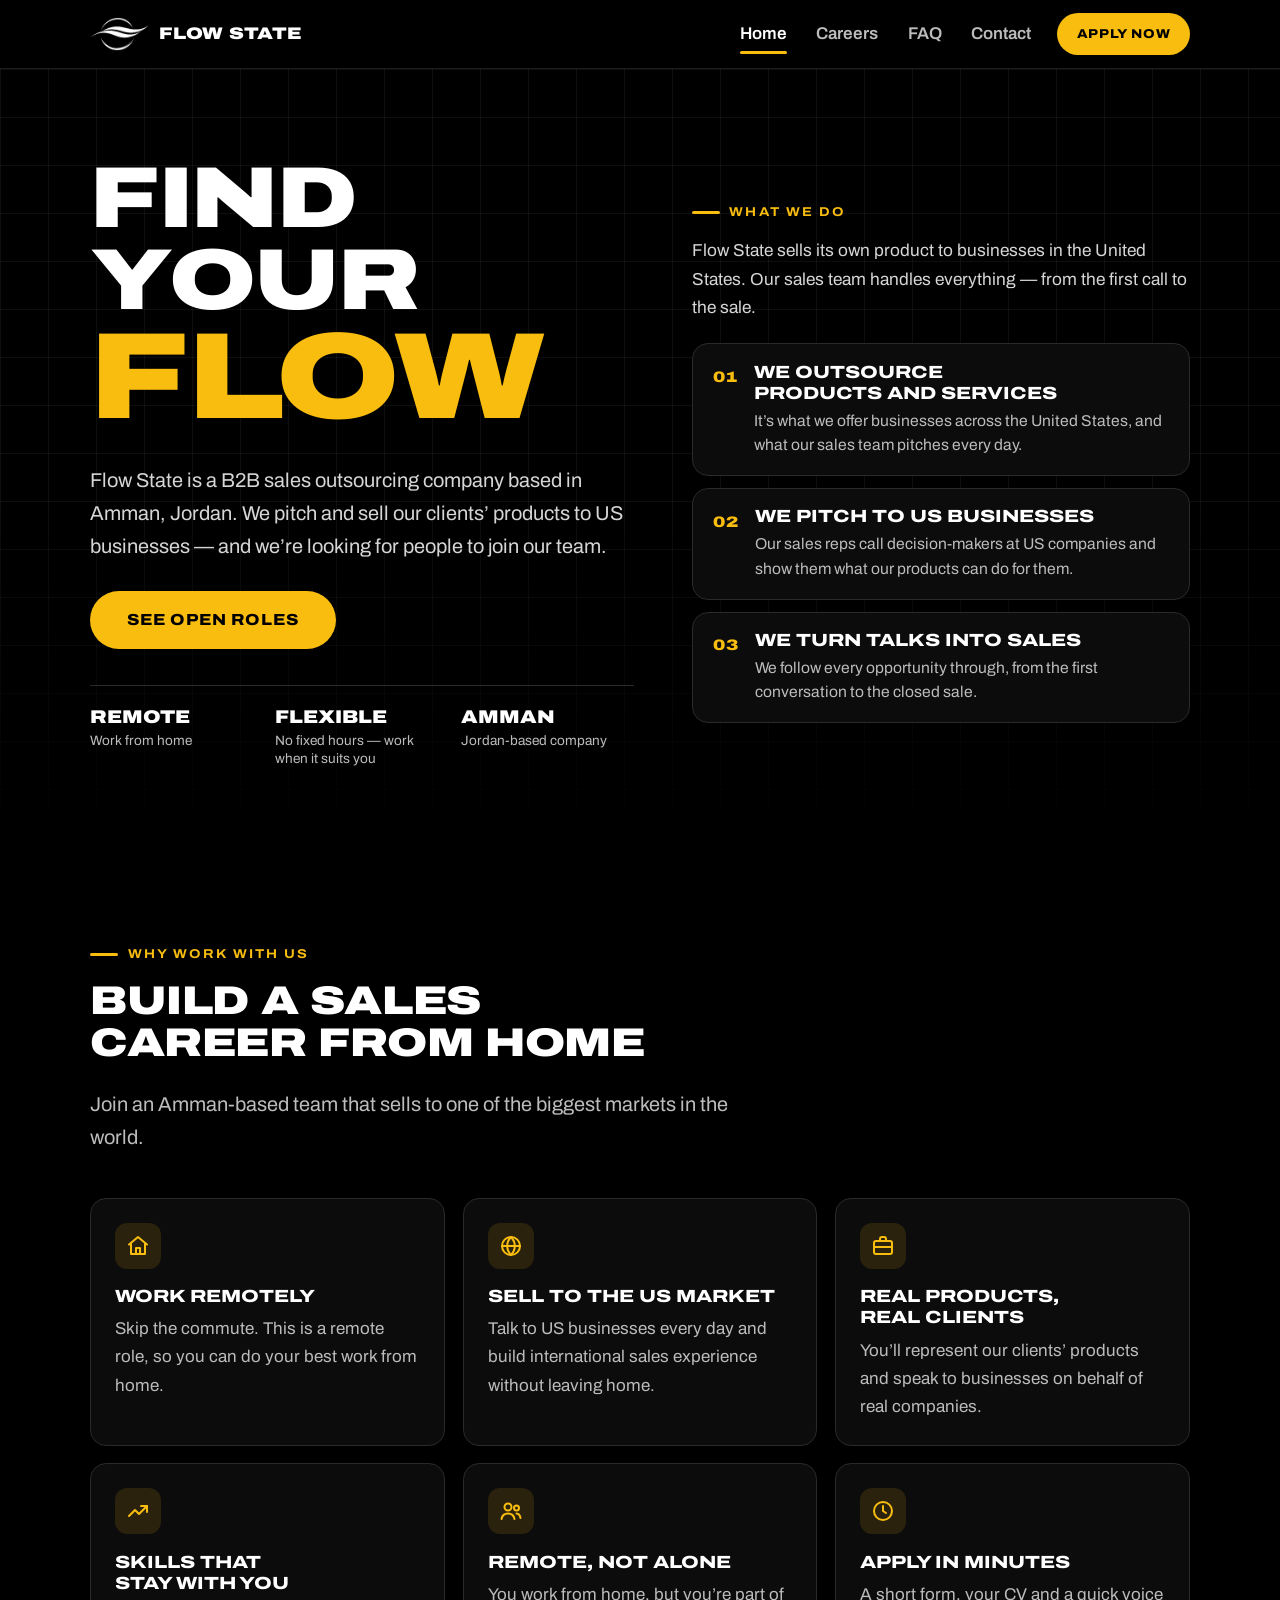
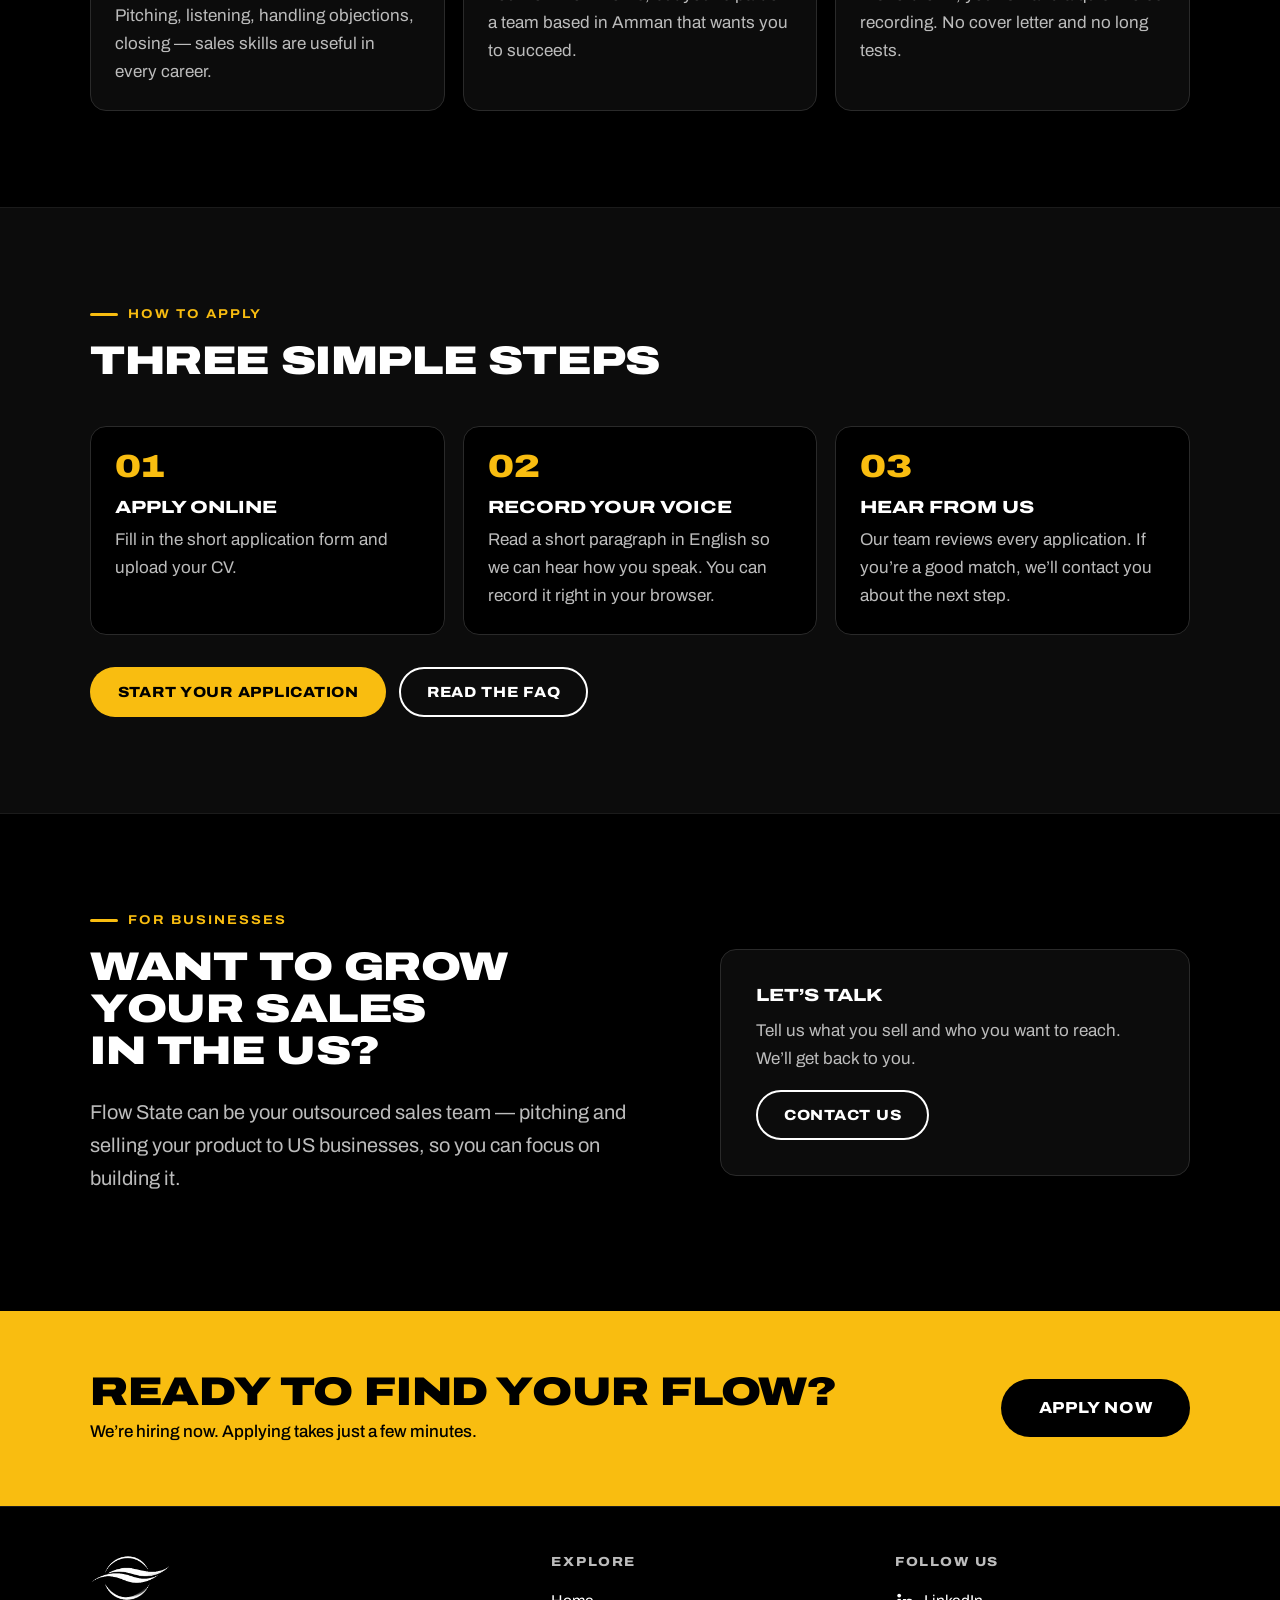
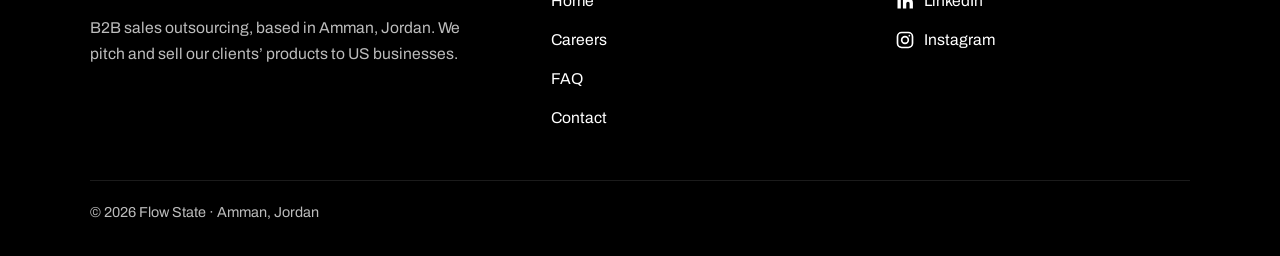
<file: index.html>
<!DOCTYPE html>
<html lang="en">
<head>
  <meta charset="utf-8">
  <meta name="viewport" content="width=device-width, initial-scale=1">

  <!-- PAGE TITLE + DESCRIPTION (shown in Google results and browser tabs) -->
  <title>Flow State — B2B Sales Outsourcing | We’re Hiring</title>
  <meta name="description" content="Flow State is a B2B sales outsourcing company based in Amman, Jordan. We pitch and sell our clients' products to US businesses. We're hiring — see our open roles and apply online.">
  <meta name="theme-color" content="#000000">

  <!-- LINK PREVIEW (what LinkedIn / WhatsApp show when someone shares this page).
       Optional: after the site is live, replace YOUR-SITE-ADDRESS with your real address. See README. -->
  <meta property="og:type" content="website">
  <meta property="og:site_name" content="Flow State">
  <meta property="og:title" content="Flow State — Find your flow. We’re hiring.">
  <meta property="og:description" content="B2B sales outsourcing based in Amman, Jordan. We pitch and sell our clients' products to US businesses. Apply online in minutes.">
  <meta property="og:image" content="https://YOUR-SITE-ADDRESS/assets/img/og-image.jpg">
  <meta name="twitter:card" content="summary_large_image">

  <!-- ICONS -->
  <link rel="icon" type="image/png" href="assets/img/favicon.png">
  <link rel="apple-touch-icon" href="assets/img/apple-touch-icon.png">

  <!-- FONT (free, from Google Fonts) + STYLES -->
  <link rel="preconnect" href="https://fonts.googleapis.com">
  <link rel="preconnect" href="https://fonts.gstatic.com" crossorigin>
  <link href="https://fonts.googleapis.com/css2?family=Archivo:wdth,wght@62..125,100..900&display=swap" rel="stylesheet">
  <link rel="stylesheet" href="assets/css/styles.css">
  <script>
    document.documentElement.classList.add('js');
    /* Older browsers cannot animate between pages by themselves: mark them so the stylesheet fades the page in instead */
    if (!('CSSViewTransitionRule' in window)) { document.documentElement.classList.add('no-vt'); }
  </script>
</head>
<body>
  <a class="skip-link" href="#main">Skip to main content</a>

  <!-- ======================================================================
       HEADER — this block is the same on every page.
       If you change it here, make the same change in the other .html files.
       ====================================================================== -->
  <header class="site-header">
    <div class="container header-inner">
      <!-- LOGO: to use your own file, replace assets/img/logo-mark.png (keep the same name) -->
      <a class="brand" href="index.html">
        <img src="assets/img/logo-mark.png" alt="" width="279" height="160">
        <span class="brand-name">Flow State</span>
      </a>

      <nav id="site-nav" class="site-nav" aria-label="Main menu">
        <ul>
          <li><a href="index.html" aria-current="page">Home</a></li>
          <li><a href="careers.html">Careers</a></li>
          <li><a href="faq.html">FAQ</a></li>
          <li><a href="contact.html">Contact</a></li>
        </ul>
      </nav>

      <div class="header-actions">
        <a class="btn btn-primary btn-small" href="job-remote-sales-rep.html#apply"><span>Apply<span class="hide-narrow"> Now</span></span></a>
        <button class="nav-toggle" type="button" aria-expanded="false" aria-controls="site-nav">
          <span class="nav-toggle-bars" aria-hidden="true"></span>
          <span class="visually-hidden">Menu</span>
        </button>
      </div>
    </div>
  </header>

  <main id="main">

    <!-- ====================== HERO ====================== -->
    <section class="hero bg-grid">
      <div class="container hero-layout">
        <div class="hero-content">
          <h1 class="hero-title">
            <span>Find</span>
            <span>your</span>
            <span class="accent">flow</span>
          </h1>

          <p class="lead">
            Flow State is a B2B sales outsourcing company based in Amman, Jordan.
            We pitch and sell our clients’ products to US businesses — and we’re
            looking for people to join our team.
          </p>

          <div class="btn-row">
            <a class="btn btn-primary btn-large" href="careers.html">See open roles</a>
          </div>

          <ul class="hero-facts">
            <li><strong>Remote</strong><span>Work from home</span></li>
            <li><strong>Flexible</strong><span>No fixed hours — work when it suits you</span></li>
            <li><strong>Amman</strong><span>Jordan-based company</span></li>
          </ul>
        </div>

        <!-- The right-hand side of the top section -->
        <div class="hero-side">

          <!-- ====================== WHAT WE DO ======================
               Sits beside the "Find your flow" text on wide screens,
               and under it on phones. -->
          <section class="hero-about" aria-labelledby="what-we-do">
            <h2 class="eyebrow" id="what-we-do">What we do</h2>
            <p class="lead">
              Flow State sells its own product to businesses in the United States.
              Our sales team handles everything — from the first call to the sale.
            </p>

            <div class="about-cards">
              <div class="card">
                <span class="card-number" aria-hidden="true">01</span>
                <h3>We outsource products and services</h3>
                <p>It’s what we offer businesses across the United States, and what our sales team pitches every day.</p>
              </div>
              <div class="card">
                <span class="card-number" aria-hidden="true">02</span>
                <h3>We pitch to US businesses</h3>
                <p>Our sales reps call decision-makers at US companies and show them what our products can do for them.</p>
              </div>
              <div class="card">
                <span class="card-number" aria-hidden="true">03</span>
                <h3>We turn talks into sales</h3>
                <p>We follow every opportunity through, from the first conversation to the closed sale.</p>
              </div>
            </div>
          </section>

          <!-- ====================== NOW HIRING ======================
               A short summary of the open job. It is ONLY shown on very wide
               screens (big monitors), where it fills the space to the right of
               "What we do". On laptops, tablets and phones it is hidden.
               It repeats facts from job-remote-sales-rep.html, so if one of
               them changes, change it here too. -->
          <section class="hero-role" aria-labelledby="now-hiring">
            <h2 class="eyebrow" id="now-hiring">Now hiring</h2>
            <div class="card role-spotlight">
              <h3>Remote Sales Rep</h3>
              <p class="role-pay">
                <strong>3,000+ JOD</strong>
                <span>a month for top performers</span>
              </p>
              <ul class="check-list">
                <li>Commission plus weekly and monthly bonuses</li>
                <li>No fixed hours — work when it suits you</li>
                <li>Fully remote — apply from anywhere</li>
                <li>Training on the product and our sales process</li>
              </ul>
              <a class="btn btn-primary" href="job-remote-sales-rep.html">
                View role
                <svg viewBox="0 0 24 24" fill="none" stroke="currentColor" stroke-width="2.5" stroke-linecap="round" stroke-linejoin="round" aria-hidden="true" focusable="false"><path d="M5 12h14"/><path d="m13 6 6 6-6 6"/></svg>
              </a>
            </div>
          </section>

        </div>
      </div>
    </section>

    <!-- ====================== WHY WORK WITH US ====================== -->
    <section class="section" aria-labelledby="why-us">
      <div class="container">
        <div class="section-head">
          <p class="eyebrow">Why work with us</p>
          <h2 id="why-us">Build a sales career from home</h2>
          <p class="lead">Join an Amman-based team that sells to one of the biggest markets in the world.</p>
        </div>

        <div class="grid-3">
          <div class="card">
            <span class="card-icon" aria-hidden="true">
              <svg viewBox="0 0 24 24" fill="none" stroke="currentColor" stroke-width="2" stroke-linecap="round" stroke-linejoin="round"><path d="M3 10.5 12 3l9 7.5"/><path d="M5 9.5V20h14V9.5"/><path d="M10 20v-6h4v6"/></svg>
            </span>
            <h3>Work remotely</h3>
            <p>Skip the commute. This is a remote role, so you can do your best work from home.</p>
          </div>
          <div class="card">
            <span class="card-icon" aria-hidden="true">
              <svg viewBox="0 0 24 24" fill="none" stroke="currentColor" stroke-width="2" stroke-linecap="round" stroke-linejoin="round"><circle cx="12" cy="12" r="9"/><path d="M3 12h18"/><path d="M12 3c2.5 2.6 3.8 5.6 3.8 9s-1.3 6.4-3.8 9c-2.5-2.6-3.8-5.6-3.8-9S9.5 5.6 12 3z"/></svg>
            </span>
            <h3>Sell to the US market</h3>
            <p>Talk to US businesses every day and build international sales experience without leaving home.</p>
          </div>
          <div class="card">
            <span class="card-icon" aria-hidden="true">
              <svg viewBox="0 0 24 24" fill="none" stroke="currentColor" stroke-width="2" stroke-linecap="round" stroke-linejoin="round"><rect x="3" y="7" width="18" height="13" rx="2"/><path d="M9 7V5a2 2 0 0 1 2-2h2a2 2 0 0 1 2 2v2"/><path d="M3 13h18"/></svg>
            </span>
            <h3>Real products, real clients</h3>
            <p>You’ll represent our clients’ products and speak to businesses on behalf of real companies.</p>
          </div>
          <div class="card">
            <span class="card-icon" aria-hidden="true">
              <svg viewBox="0 0 24 24" fill="none" stroke="currentColor" stroke-width="2" stroke-linecap="round" stroke-linejoin="round"><path d="m3 17 6-6 4 4 8-8"/><path d="M15 7h6v6"/></svg>
            </span>
            <h3>Skills that stay with you</h3>
            <p>Pitching, listening, handling objections, closing — sales skills are useful in every career.</p>
          </div>
          <div class="card">
            <span class="card-icon" aria-hidden="true">
              <svg viewBox="0 0 24 24" fill="none" stroke="currentColor" stroke-width="2" stroke-linecap="round" stroke-linejoin="round"><circle cx="9" cy="8" r="3.5"/><path d="M2.5 20c.6-3.4 3.2-5.5 6.5-5.5s5.9 2.1 6.5 5.5"/><circle cx="17.5" cy="9" r="2.5"/><path d="M17.5 14.6c2.2.3 3.6 1.9 4 4.4"/></svg>
            </span>
            <h3>Remote, not alone</h3>
            <p>You work from home, but you’re part of a team based in Amman that wants you to succeed.</p>
          </div>
          <div class="card">
            <span class="card-icon" aria-hidden="true">
              <svg viewBox="0 0 24 24" fill="none" stroke="currentColor" stroke-width="2" stroke-linecap="round" stroke-linejoin="round"><circle cx="12" cy="12" r="9"/><path d="M12 7v5l3 2"/></svg>
            </span>
            <h3>Apply in minutes</h3>
            <p>A short form, your CV and a quick voice recording. No cover letter and no long tests.</p>
          </div>
        </div>
      </div>
    </section>

    <!-- ====================== HOW TO APPLY ====================== -->
    <section class="section section-alt" aria-labelledby="how-to-apply">
      <div class="container">
        <div class="section-head">
          <p class="eyebrow">How to apply</p>
          <h2 id="how-to-apply">Three simple steps</h2>
        </div>

        <ol class="steps">
          <li>
            <h3>Apply online</h3>
            <p>Fill in the short application form and upload your CV.</p>
          </li>
          <li>
            <h3>Record your voice</h3>
            <p>Read a short paragraph in English so we can hear how you speak. You can record it right in your browser.</p>
          </li>
          <li>
            <h3>Hear from us</h3>
            <p>Our team reviews every application. If you’re a good match, we’ll contact you about the next step.</p>
          </li>
        </ol>

        <div class="btn-row" style="margin-top: 2rem;">
          <a class="btn btn-primary" href="job-remote-sales-rep.html#apply">Start your application</a>
          <a class="btn btn-ghost" href="faq.html">Read the FAQ</a>
        </div>
      </div>
    </section>

    <!-- ====================== FOR BUSINESSES ====================== -->
    <section class="section" aria-labelledby="for-businesses">
      <div class="container split">
        <div>
          <p class="eyebrow">For businesses</p>
          <h2 id="for-businesses">Want to grow your sales in the US?</h2>
          <p class="lead">
            Flow State can be your outsourced sales team — pitching and selling your
            product to US businesses, so you can focus on building it.
          </p>
        </div>
        <div class="panel">
          <h3>Let’s talk</h3>
          <p class="muted">Tell us what you sell and who you want to reach. We’ll get back to you.</p>
          <a class="btn btn-ghost" href="contact.html">Contact us</a>
        </div>
      </div>
    </section>

    <!-- ====================== FINAL CALL TO ACTION ====================== -->
    <section class="cta-band" aria-labelledby="cta-heading">
      <div class="container">
        <div>
          <h2 id="cta-heading">Ready to find your flow?</h2>
          <p>We’re hiring now. Applying takes just a few minutes.</p>
        </div>
        <a class="btn btn-dark btn-large" href="job-remote-sales-rep.html#apply">Apply Now</a>
      </div>
    </section>

  </main>

  <!-- ======================================================================
       FOOTER — this block is the same on every page.
       If you change a link here, change it in the other .html files too.
       ====================================================================== -->
  <footer class="site-footer">
    <div class="container">
      <div class="footer-grid">
        <div class="footer-brand">
          <img src="assets/img/logo-mark.png" alt="Flow State" width="279" height="160" loading="lazy">
          <p>B2B sales outsourcing, based in Amman, Jordan. We pitch and sell our clients’ products to US businesses.</p>
        </div>

        <nav aria-label="Footer menu">
          <h2>Explore</h2>
          <ul class="footer-links">
            <li><a href="index.html">Home</a></li>
            <li><a href="careers.html">Careers</a></li>
            <li><a href="faq.html">FAQ</a></li>
            <li><a href="contact.html">Contact</a></li>
          </ul>
        </nav>

        <div>
          <h2>Follow us</h2>
          <ul class="footer-links">
            <!-- SOCIAL LINKS: change the addresses inside href="..." -->
            <li>
              <a href="https://www.linkedin.com/company/flow-stateos" target="_blank" rel="noopener noreferrer">
                <svg viewBox="0 0 24 24" fill="currentColor" aria-hidden="true" focusable="false"><circle cx="5" cy="5.5" r="2.25"/><path d="M3 9.5h4V21H3z"/><path d="M9.5 9.5h3.8v1.7c.7-1.2 2.1-2 3.9-2 3.3 0 4.3 2.1 4.3 5.3V21h-4v-5.6c0-1.6-.5-2.6-1.9-2.6-1.5 0-2.1 1.1-2.1 2.7V21h-4z"/></svg>
                LinkedIn<span class="visually-hidden"> (opens in a new tab)</span>
              </a>
            </li>
            <li>
              <a href="https://www.instagram.com/flowstate.jo/" target="_blank" rel="noopener noreferrer">
                <svg viewBox="0 0 24 24" fill="none" stroke="currentColor" stroke-width="2" aria-hidden="true" focusable="false"><rect x="3" y="3" width="18" height="18" rx="5"/><circle cx="12" cy="12" r="4"/><circle cx="17.2" cy="6.8" r="1" fill="currentColor" stroke="none"/></svg>
                Instagram<span class="visually-hidden"> (opens in a new tab)</span>
              </a>
            </li>
          </ul>
        </div>
      </div>

      <div class="footer-bottom">
        <p>© <span data-year>2026</span> Flow State · Amman, Jordan</p>
      </div>
    </div>
  </footer>

  <script src="assets/js/main.js" defer></script>
</body>
</html>
</file>
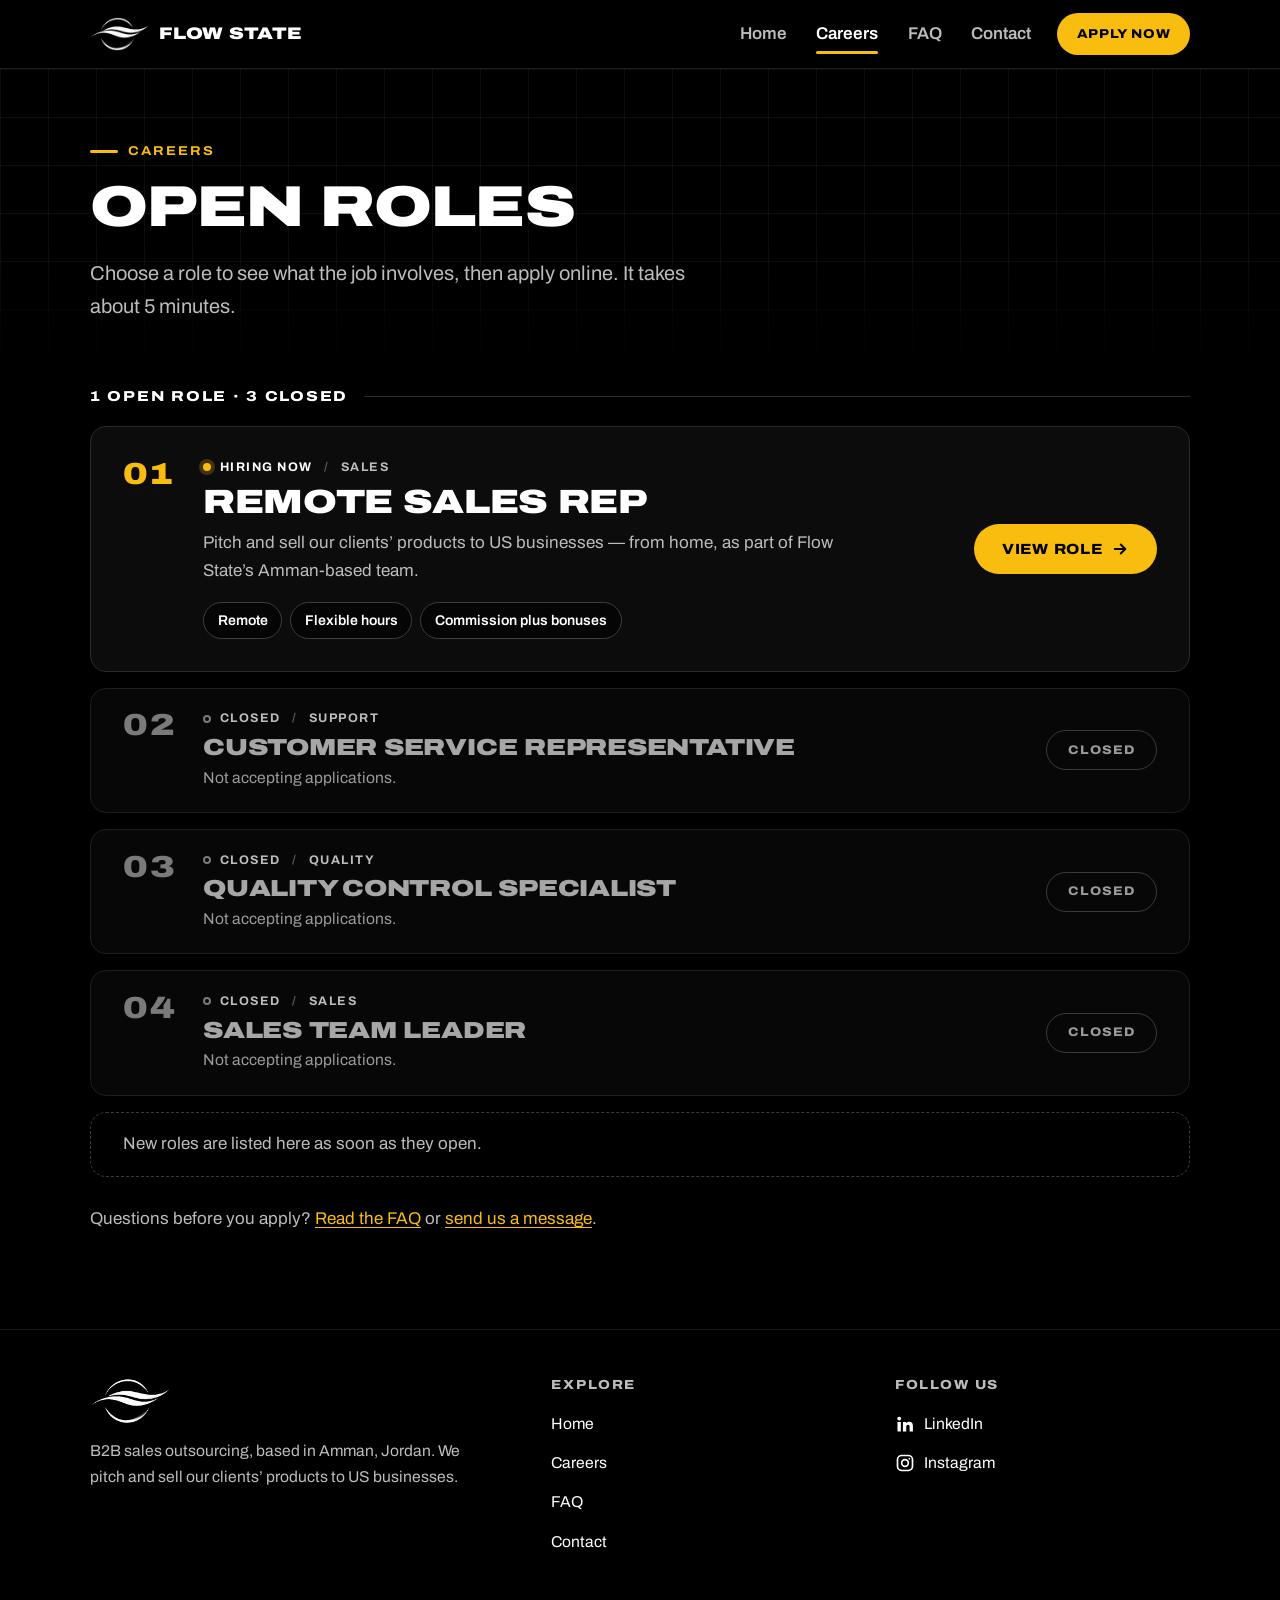
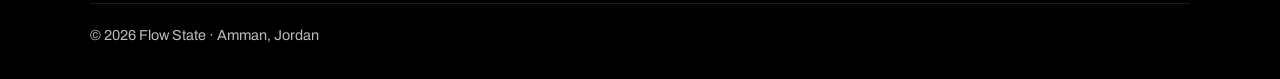
<file: careers.html>
<!DOCTYPE html>
<html lang="en">
<head>
  <meta charset="utf-8">
  <meta name="viewport" content="width=device-width, initial-scale=1">

  <!-- PAGE TITLE + DESCRIPTION (shown in Google results and browser tabs) -->
  <title>Careers — Open Roles | Flow State</title>
  <meta name="description" content="See the roles open at Flow State in Amman, Jordan. Choose a role and apply online in about 5 minutes.">
  <meta name="theme-color" content="#000000">

  <!-- LINK PREVIEW (optional: replace YOUR-SITE-ADDRESS after the site is live — see README) -->
  <meta property="og:type" content="website">
  <meta property="og:site_name" content="Flow State">
  <meta property="og:title" content="Careers at Flow State — open roles">
  <meta property="og:description" content="See our open roles and apply online in about 5 minutes.">
  <meta property="og:image" content="https://YOUR-SITE-ADDRESS/assets/img/og-image.jpg">
  <meta name="twitter:card" content="summary_large_image">

  <!-- ICONS -->
  <link rel="icon" type="image/png" href="assets/img/favicon.png">
  <link rel="apple-touch-icon" href="assets/img/apple-touch-icon.png">

  <!-- FONT (free, from Google Fonts) + STYLES -->
  <link rel="preconnect" href="https://fonts.googleapis.com">
  <link rel="preconnect" href="https://fonts.gstatic.com" crossorigin>
  <link href="https://fonts.googleapis.com/css2?family=Archivo:wdth,wght@62..125,100..900&display=swap" rel="stylesheet">
  <link rel="stylesheet" href="assets/css/styles.css">
  <script>
    document.documentElement.classList.add('js');
    /* Older browsers cannot animate between pages by themselves: mark them so the stylesheet fades the page in instead */
    if (!('CSSViewTransitionRule' in window)) { document.documentElement.classList.add('no-vt'); }
  </script>
</head>
<body>
  <a class="skip-link" href="#main">Skip to main content</a>

  <!-- ======================================================================
       HEADER — this block is the same on every page.
       If you change it here, make the same change in the other .html files.
       ====================================================================== -->
  <header class="site-header">
    <div class="container header-inner">
      <!-- LOGO: to use your own file, replace assets/img/logo-mark.png (keep the same name) -->
      <a class="brand" href="index.html">
        <img src="assets/img/logo-mark.png" alt="" width="279" height="160">
        <span class="brand-name">Flow State</span>
      </a>

      <nav id="site-nav" class="site-nav" aria-label="Main menu">
        <ul>
          <li><a href="index.html">Home</a></li>
          <li><a href="careers.html" aria-current="page">Careers</a></li>
          <li><a href="faq.html">FAQ</a></li>
          <li><a href="contact.html">Contact</a></li>
        </ul>
      </nav>

      <div class="header-actions">
        <a class="btn btn-primary btn-small" href="job-remote-sales-rep.html#apply"><span>Apply<span class="hide-narrow"> Now</span></span></a>
        <button class="nav-toggle" type="button" aria-expanded="false" aria-controls="site-nav">
          <span class="nav-toggle-bars" aria-hidden="true"></span>
          <span class="visually-hidden">Menu</span>
        </button>
      </div>
    </div>
  </header>

  <main id="main">

    <!-- ====================== PAGE TITLE ====================== -->
    <section class="page-hero bg-grid">
      <div class="container">
        <p class="eyebrow">Careers</p>
        <h1>Open roles</h1>
        <p class="lead">
          Choose a role to see what the job involves, then apply online.
          It takes about 5 minutes.
        </p>
      </div>
    </section>

    <!-- ======================================================================
         OPEN ROLES — the list of jobs
         Each job is one block. It starts with  <li class="role-card">  and
         ends with  </li> . The numbers (01, 02…) and the "1 open role · 3 closed"
         line above the list update by themselves.

         - To change what a job's box says: edit the text.
         - To add a job:
             1. In the live-site folder, make a copy of job-remote-sales-rep.html,
                give the copy a new name (for example job-team-lead.html) and
                edit its text.
             2. Below, copy a whole block (from <li class="role-card"> to </li>),
                paste it under the last one and edit the text.
             3. In the pasted block, change the address inside href="..." to the
                new file's name.
           README.md ("Jobs") explains this in more detail.
         - To close a job: delete its whole block here, and its job-....html file.
           Or keep it in the list as a closed role (see CLOSED ROLES further down).

         The facts in a box (Remote, Flexible hours…) repeat what the job's own page
         says, so if one changes, update both.
         ====================================================================== -->
    <section class="section" id="open-roles" aria-labelledby="roles-count" style="padding-top: 1rem;">
      <div class="container">

        <!-- This line counts the jobs below by itself. No need to edit it. -->
        <p class="roles-count" id="roles-count" data-role-count>1 open role · 3 closed</p>

        <ul class="role-list" role="list">

          <!-- ---------------- JOB: Remote Sales Rep ---------------- -->
          <li class="role-card">
            <p class="role-labels"><span class="role-status">Hiring now</span> <span>Sales</span></p>
            <h2 class="role-title"><a class="role-link" href="job-remote-sales-rep.html">Remote Sales Rep</a></h2>
            <p class="role-summary">
              Pitch and sell our clients’ products to US businesses — from home,
              as part of Flow State’s Amman-based team.
            </p>
            <ul class="chips" aria-label="Key facts about the job">
              <li>Remote</li>
              <li>Flexible hours</li>
              <li>Commission plus bonuses</li>
            </ul>
            <!-- The yellow button. The whole box is one link, so this is only for show: change its words if you like. -->
            <span class="btn btn-primary role-cta" aria-hidden="true">
              View role
              <svg viewBox="0 0 24 24" fill="none" stroke="currentColor" stroke-width="2.5" stroke-linecap="round" stroke-linejoin="round" focusable="false"><path d="M5 12h14"/><path d="m13 6 6 6-6 6"/></svg>
            </span>
          </li>

          <!-- ==================================================================
               CLOSED ROLES — shown in the list, but nobody can apply for them.
               A closed role is greyed out, has no page of its own and cannot be
               clicked. What makes it "closed" is the word  is-closed  in its
               first line.

               - To change one: edit the job title, or the small label ("Support").
               - To add one: copy a whole block (from <li class="role-card is-closed">
                 to </li>), paste it under the last one and change the title.
               - To remove one: delete its whole block.
               ================================================================== -->

          <!-- ---------------- CLOSED: Customer Service Representative ---------------- -->
          <li class="role-card is-closed">
            <p class="role-labels"><span class="role-status">Closed</span> <span>Support</span></p>
            <h2 class="role-title">Customer Service Representative</h2>
            <p class="role-summary">Not accepting applications.</p>
            <span class="role-closed-tag" aria-hidden="true">Closed</span>
          </li>

          <!-- ---------------- CLOSED: Quality Control Specialist ---------------- -->
          <li class="role-card is-closed">
            <p class="role-labels"><span class="role-status">Closed</span> <span>Quality</span></p>
            <h2 class="role-title">Quality Control Specialist</h2>
            <p class="role-summary">Not accepting applications.</p>
            <span class="role-closed-tag" aria-hidden="true">Closed</span>
          </li>

          <!-- ---------------- CLOSED: Sales Team Leader ---------------- -->
          <li class="role-card is-closed">
            <p class="role-labels"><span class="role-status">Closed</span> <span>Sales</span></p>
            <h2 class="role-title">Sales Team Leader</h2>
            <p class="role-summary">Not accepting applications.</p>
            <span class="role-closed-tag" aria-hidden="true">Closed</span>
          </li>

        </ul>

        <!-- Shown under the last job. Edit the words, or delete the line. -->
        <p class="role-empty">New roles are listed here as soon as they open.</p>

        <p class="roles-help">
          Questions before you apply? <a href="faq.html">Read the FAQ</a> or
          <a href="contact.html">send us a message</a>.
        </p>

      </div>
    </section>

  </main>

  <!-- ======================================================================
       FOOTER — this block is the same on every page.
       If you change a link here, change it in the other .html files too.
       ====================================================================== -->
  <footer class="site-footer">
    <div class="container">
      <div class="footer-grid">
        <div class="footer-brand">
          <img src="assets/img/logo-mark.png" alt="Flow State" width="279" height="160" loading="lazy">
          <p>B2B sales outsourcing, based in Amman, Jordan. We pitch and sell our clients’ products to US businesses.</p>
        </div>

        <nav aria-label="Footer menu">
          <h2>Explore</h2>
          <ul class="footer-links">
            <li><a href="index.html">Home</a></li>
            <li><a href="careers.html">Careers</a></li>
            <li><a href="faq.html">FAQ</a></li>
            <li><a href="contact.html">Contact</a></li>
          </ul>
        </nav>

        <div>
          <h2>Follow us</h2>
          <ul class="footer-links">
            <!-- SOCIAL LINKS: change the addresses inside href="..." -->
            <li>
              <a href="https://www.linkedin.com/company/flow-stateos" target="_blank" rel="noopener noreferrer">
                <svg viewBox="0 0 24 24" fill="currentColor" aria-hidden="true" focusable="false"><circle cx="5" cy="5.5" r="2.25"/><path d="M3 9.5h4V21H3z"/><path d="M9.5 9.5h3.8v1.7c.7-1.2 2.1-2 3.9-2 3.3 0 4.3 2.1 4.3 5.3V21h-4v-5.6c0-1.6-.5-2.6-1.9-2.6-1.5 0-2.1 1.1-2.1 2.7V21h-4z"/></svg>
                LinkedIn<span class="visually-hidden"> (opens in a new tab)</span>
              </a>
            </li>
            <li>
              <a href="https://www.instagram.com/flowstate.jo/" target="_blank" rel="noopener noreferrer">
                <svg viewBox="0 0 24 24" fill="none" stroke="currentColor" stroke-width="2" aria-hidden="true" focusable="false"><rect x="3" y="3" width="18" height="18" rx="5"/><circle cx="12" cy="12" r="4"/><circle cx="17.2" cy="6.8" r="1" fill="currentColor" stroke="none"/></svg>
                Instagram<span class="visually-hidden"> (opens in a new tab)</span>
              </a>
            </li>
          </ul>
        </div>
      </div>

      <div class="footer-bottom">
        <p>© <span data-year>2026</span> Flow State · Amman, Jordan</p>
      </div>
    </div>
  </footer>

  <script src="assets/js/main.js" defer></script>
</body>
</html>
</file>
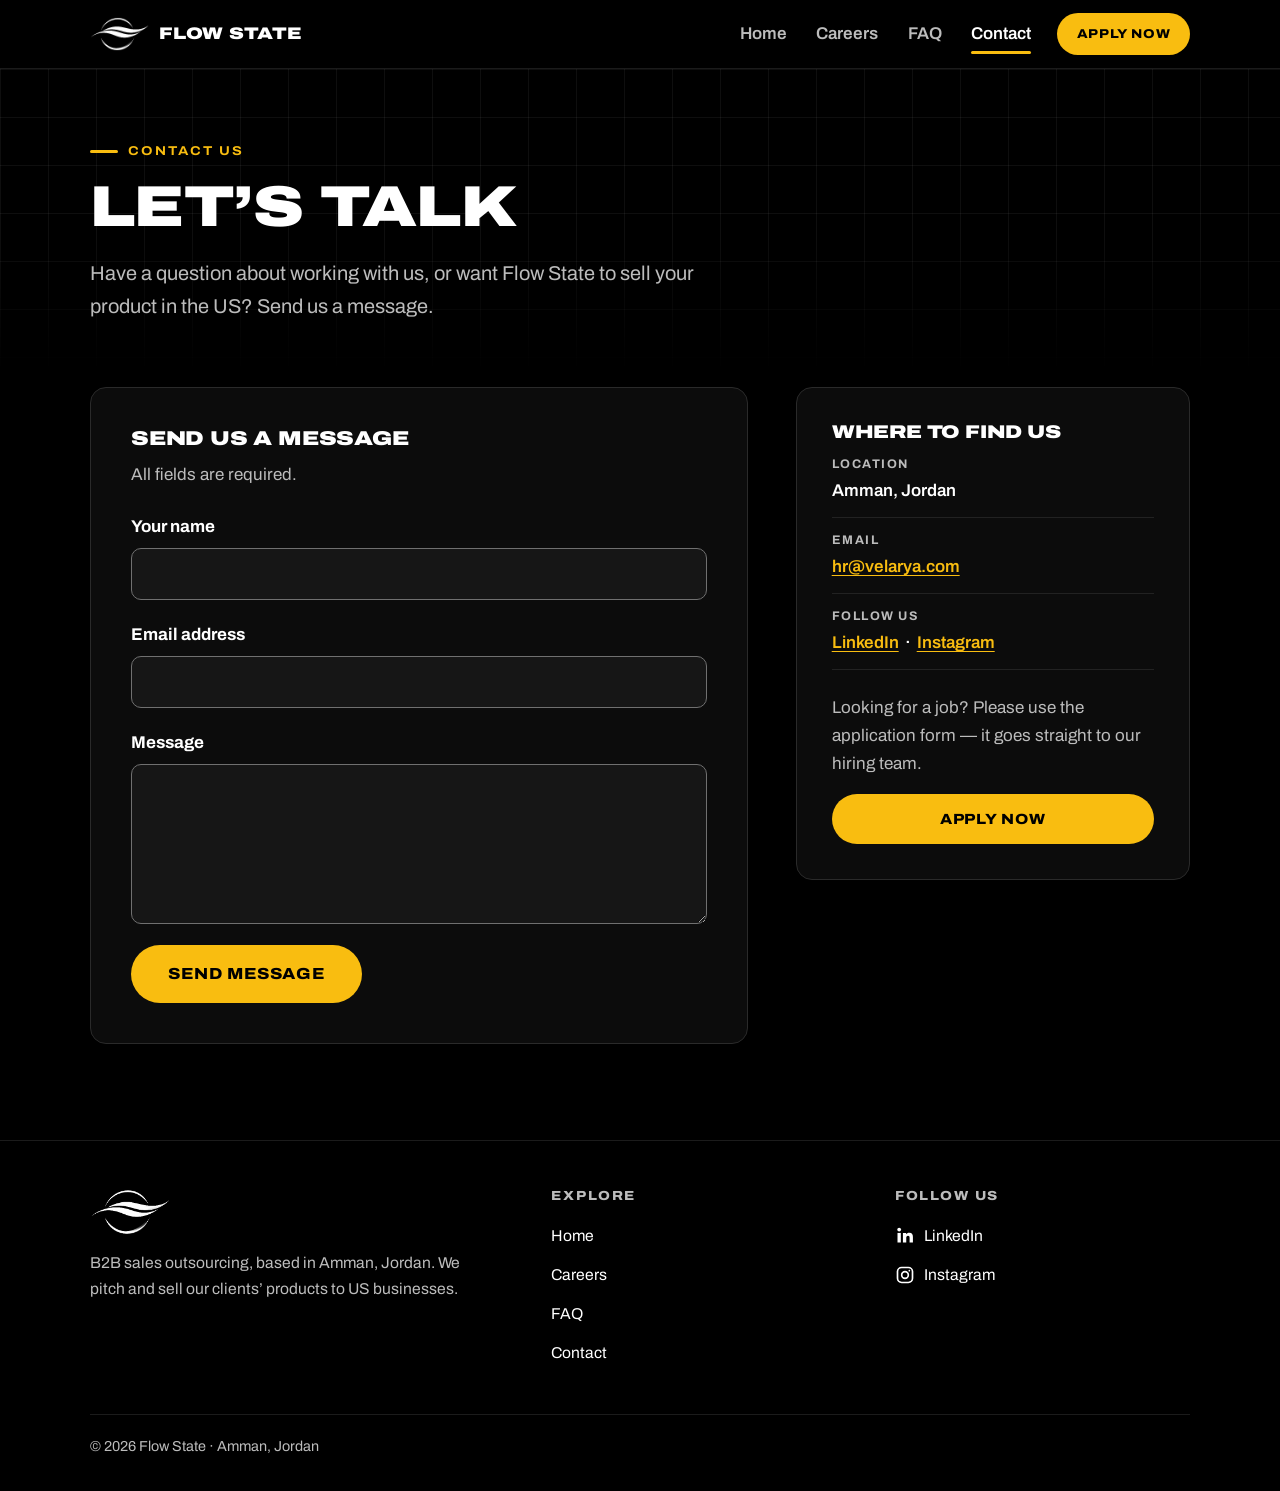
<file: contact.html>
<!DOCTYPE html>
<html lang="en">
<head>
  <meta charset="utf-8">
  <meta name="viewport" content="width=device-width, initial-scale=1">

  <!-- PAGE TITLE + DESCRIPTION (shown in Google results and browser tabs) -->
  <title>Contact Flow State — Amman, Jordan</title>
  <meta name="description" content="Get in touch with Flow State, a B2B sales outsourcing company based in Amman, Jordan. Send us a message and we'll get back to you.">
  <meta name="theme-color" content="#000000">

  <!-- LINK PREVIEW (optional: replace YOUR-SITE-ADDRESS after the site is live — see README) -->
  <meta property="og:type" content="website">
  <meta property="og:site_name" content="Flow State">
  <meta property="og:title" content="Contact Flow State">
  <meta property="og:description" content="B2B sales outsourcing based in Amman, Jordan. Send us a message.">
  <meta property="og:image" content="https://YOUR-SITE-ADDRESS/assets/img/og-image.jpg">
  <meta name="twitter:card" content="summary_large_image">

  <!-- ICONS -->
  <link rel="icon" type="image/png" href="assets/img/favicon.png">
  <link rel="apple-touch-icon" href="assets/img/apple-touch-icon.png">

  <!-- FONT (free, from Google Fonts) + STYLES -->
  <link rel="preconnect" href="https://fonts.googleapis.com">
  <link rel="preconnect" href="https://fonts.gstatic.com" crossorigin>
  <link href="https://fonts.googleapis.com/css2?family=Archivo:wdth,wght@62..125,100..900&display=swap" rel="stylesheet">
  <link rel="stylesheet" href="assets/css/styles.css">
  <script>
    document.documentElement.classList.add('js');
    /* Older browsers cannot animate between pages by themselves: mark them so the stylesheet fades the page in instead */
    if (!('CSSViewTransitionRule' in window)) { document.documentElement.classList.add('no-vt'); }
  </script>
</head>
<body>
  <a class="skip-link" href="#main">Skip to main content</a>

  <!-- ======================================================================
       HEADER — this block is the same on every page.
       If you change it here, make the same change in the other .html files.
       ====================================================================== -->
  <header class="site-header">
    <div class="container header-inner">
      <!-- LOGO: to use your own file, replace assets/img/logo-mark.png (keep the same name) -->
      <a class="brand" href="index.html">
        <img src="assets/img/logo-mark.png" alt="" width="279" height="160">
        <span class="brand-name">Flow State</span>
      </a>

      <nav id="site-nav" class="site-nav" aria-label="Main menu">
        <ul>
          <li><a href="index.html">Home</a></li>
          <li><a href="careers.html">Careers</a></li>
          <li><a href="faq.html">FAQ</a></li>
          <li><a href="contact.html" aria-current="page">Contact</a></li>
        </ul>
      </nav>

      <div class="header-actions">
        <a class="btn btn-primary btn-small" href="job-remote-sales-rep.html#apply"><span>Apply<span class="hide-narrow"> Now</span></span></a>
        <button class="nav-toggle" type="button" aria-expanded="false" aria-controls="site-nav">
          <span class="nav-toggle-bars" aria-hidden="true"></span>
          <span class="visually-hidden">Menu</span>
        </button>
      </div>
    </div>
  </header>

  <main id="main">

    <!-- ====================== PAGE TITLE ====================== -->
    <section class="page-hero bg-grid">
      <div class="container">
        <p class="eyebrow">Contact us</p>
        <h1>Let’s talk</h1>
        <p class="lead">Have a question about working with us, or want Flow State to sell your product in the US? Send us a message.</p>
      </div>
    </section>

    <section class="section" style="padding-top: 1rem;">
      <div class="container contact-layout">

        <!-- ====================== CONTACT FORM ======================
             Sent to your Google Apps Script (see google-apps-script/README.md).
             You can edit the visible wording. Please do NOT change anything
             inside  id="..."  or  name="..."  -->
        <div>
          <div id="form-not-connected" class="notice notice-error" role="alert" hidden></div>

          <noscript>
            <div class="notice notice-error">
              This form needs JavaScript. Please switch JavaScript on in your browser,
              or email us at <a href="mailto:austin@velarya.com">austin@velarya.com</a>.
            </div>
          </noscript>

          <form id="contact-form" class="form-card" novalidate>
            <h2 style="font-size: 1.25rem;">Send us a message</h2>
            <p class="muted" style="margin-bottom: 1.5rem;">All fields are required.</p>

            <!-- Spam trap: hidden from real visitors. Leave as it is. -->
            <div class="hp-field" aria-hidden="true">
              <label for="contact-favorite-color">Leave this field empty</label>
              <input type="text" id="contact-favorite-color" name="favorite_color" tabindex="-1" autocomplete="off">
            </div>

            <div class="field">
              <label for="name">Your name</label>
              <input class="input" type="text" id="name" name="name" autocomplete="name" maxlength="100" required aria-describedby="name-error">
              <p class="field-error" id="name-error" hidden></p>
            </div>

            <div class="field">
              <label for="email">Email address</label>
              <input class="input" type="email" id="email" name="email" autocomplete="email" inputmode="email" autocapitalize="off" spellcheck="false" maxlength="120" required aria-describedby="email-error">
              <p class="field-error" id="email-error" hidden></p>
            </div>

            <div class="field">
              <label for="message">Message</label>
              <textarea class="input" id="message" name="message" rows="6" maxlength="3000" required aria-describedby="message-error"></textarea>
              <p class="field-error" id="message-error" hidden></p>
            </div>

            <div class="form-actions">
              <div id="contact-status" class="notice" hidden></div>
              <button type="submit" class="btn btn-primary btn-large" id="contact-submit">Send message</button>
            </div>
          </form>

          <!-- Shown after the message has been sent successfully -->
          <div id="contact-success" class="success-panel" tabindex="-1" hidden>
            <div class="success-icon" aria-hidden="true">
              <svg viewBox="0 0 24 24" fill="none" stroke="currentColor" stroke-width="3" stroke-linecap="round" stroke-linejoin="round"><path d="m5 12.5 4.5 4.5L19 7.5"/></svg>
            </div>
            <h2>Message sent</h2>
            <p>Thank you<span id="success-name"></span>! We’ve received your message and will get back to you as soon as we can.</p>
            <div class="btn-row" style="justify-content: center; margin-top: 1.5rem;">
              <a class="btn btn-ghost" href="index.html">Back to home</a>
            </div>
          </div>
        </div>

        <!-- ====================== LOCATION + DETAILS ====================== -->
        <aside class="panel contact-info" aria-labelledby="find-us">
          <h2 id="find-us">Where to find us</h2>
          <dl class="facts">
            <div>
              <dt>Location</dt>
              <dd>Amman, Jordan</dd>
            </div>
            <div>
              <dt>Email</dt>
              <dd><a href="mailto:hr@velarya.com">hr@velarya.com</a></dd>
            </div>
            <div>
              <dt>Follow us</dt>
              <dd>
                <a href="https://www.linkedin.com/company/flow-stateos" target="_blank" rel="noopener noreferrer">LinkedIn<span class="visually-hidden"> (opens in a new tab)</span></a>
                &nbsp;·&nbsp;
                <a href="https://www.instagram.com/flowstate.jo/" target="_blank" rel="noopener noreferrer">Instagram<span class="visually-hidden"> (opens in a new tab)</span></a>
              </dd>
            </div>
          </dl>
          <p class="muted" style="margin-bottom: 1rem;">Looking for a job? Please use the application form — it goes straight to our hiring team.</p>
          <a class="btn btn-primary" href="job-remote-sales-rep.html#apply" style="width: 100%;">Apply Now</a>
        </aside>

      </div>
    </section>

  </main>

  <!-- ======================================================================
       FOOTER — this block is the same on every page.
       If you change a link here, change it in the other .html files too.
       ====================================================================== -->
  <footer class="site-footer">
    <div class="container">
      <div class="footer-grid">
        <div class="footer-brand">
          <img src="assets/img/logo-mark.png" alt="Flow State" width="279" height="160" loading="lazy">
          <p>B2B sales outsourcing, based in Amman, Jordan. We pitch and sell our clients’ products to US businesses.</p>
        </div>

        <nav aria-label="Footer menu">
          <h2>Explore</h2>
          <ul class="footer-links">
            <li><a href="index.html">Home</a></li>
            <li><a href="careers.html">Careers</a></li>
            <li><a href="faq.html">FAQ</a></li>
            <li><a href="contact.html">Contact</a></li>
          </ul>
        </nav>

        <div>
          <h2>Follow us</h2>
          <ul class="footer-links">
            <!-- SOCIAL LINKS: change the addresses inside href="..." -->
            <li>
              <a href="https://www.linkedin.com/company/flow-stateos" target="_blank" rel="noopener noreferrer">
                <svg viewBox="0 0 24 24" fill="currentColor" aria-hidden="true" focusable="false"><circle cx="5" cy="5.5" r="2.25"/><path d="M3 9.5h4V21H3z"/><path d="M9.5 9.5h3.8v1.7c.7-1.2 2.1-2 3.9-2 3.3 0 4.3 2.1 4.3 5.3V21h-4v-5.6c0-1.6-.5-2.6-1.9-2.6-1.5 0-2.1 1.1-2.1 2.7V21h-4z"/></svg>
                LinkedIn<span class="visually-hidden"> (opens in a new tab)</span>
              </a>
            </li>
            <li>
              <a href="https://www.instagram.com/flowstate.jo/" target="_blank" rel="noopener noreferrer">
                <svg viewBox="0 0 24 24" fill="none" stroke="currentColor" stroke-width="2" aria-hidden="true" focusable="false"><rect x="3" y="3" width="18" height="18" rx="5"/><circle cx="12" cy="12" r="4"/><circle cx="17.2" cy="6.8" r="1" fill="currentColor" stroke="none"/></svg>
                Instagram<span class="visually-hidden"> (opens in a new tab)</span>
              </a>
            </li>
          </ul>
        </div>
      </div>

      <div class="footer-bottom">
        <p>© <span data-year>2026</span> Flow State · Amman, Jordan</p>
      </div>
    </div>
  </footer>

  <script src="assets/js/config.js" defer></script>
  <script src="assets/js/main.js" defer></script>
  <script src="assets/js/form-helpers.js" defer></script>
  <script src="assets/js/contact.js" defer></script>
</body>
</html>
</file>
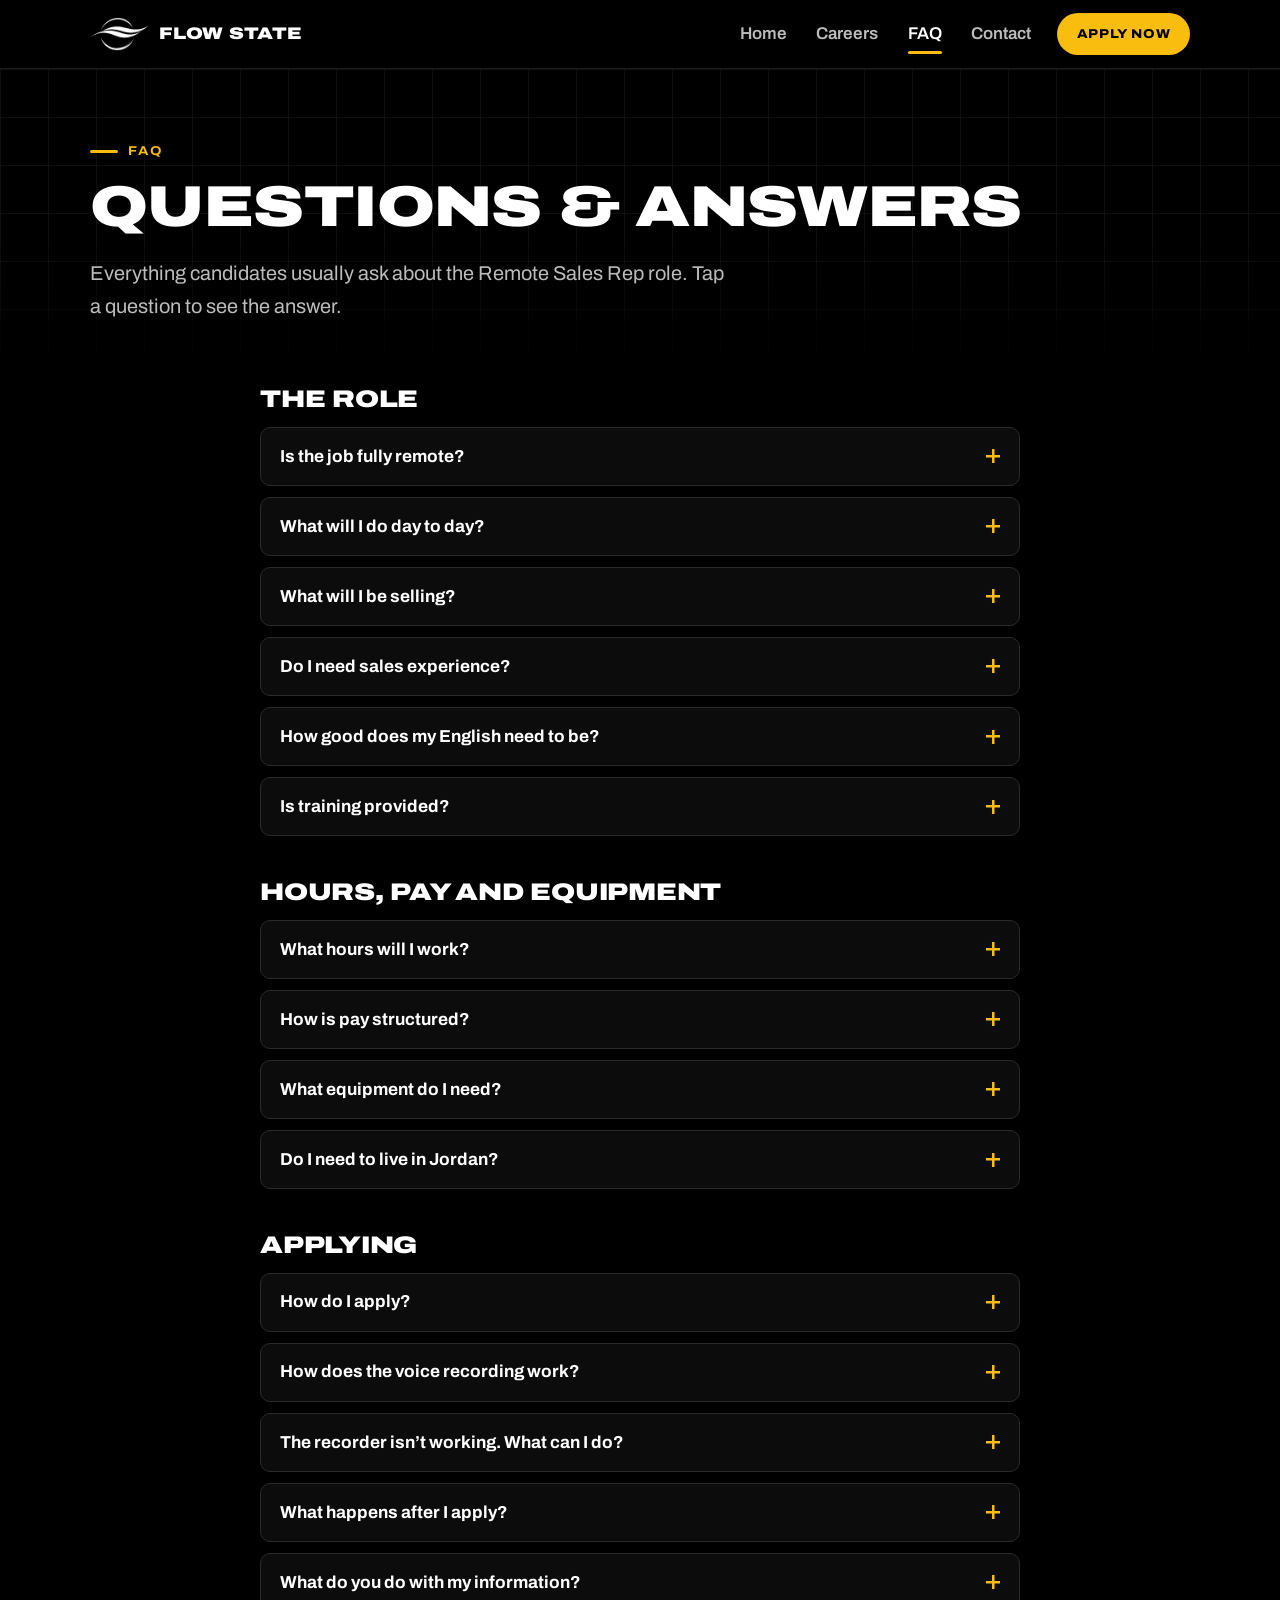
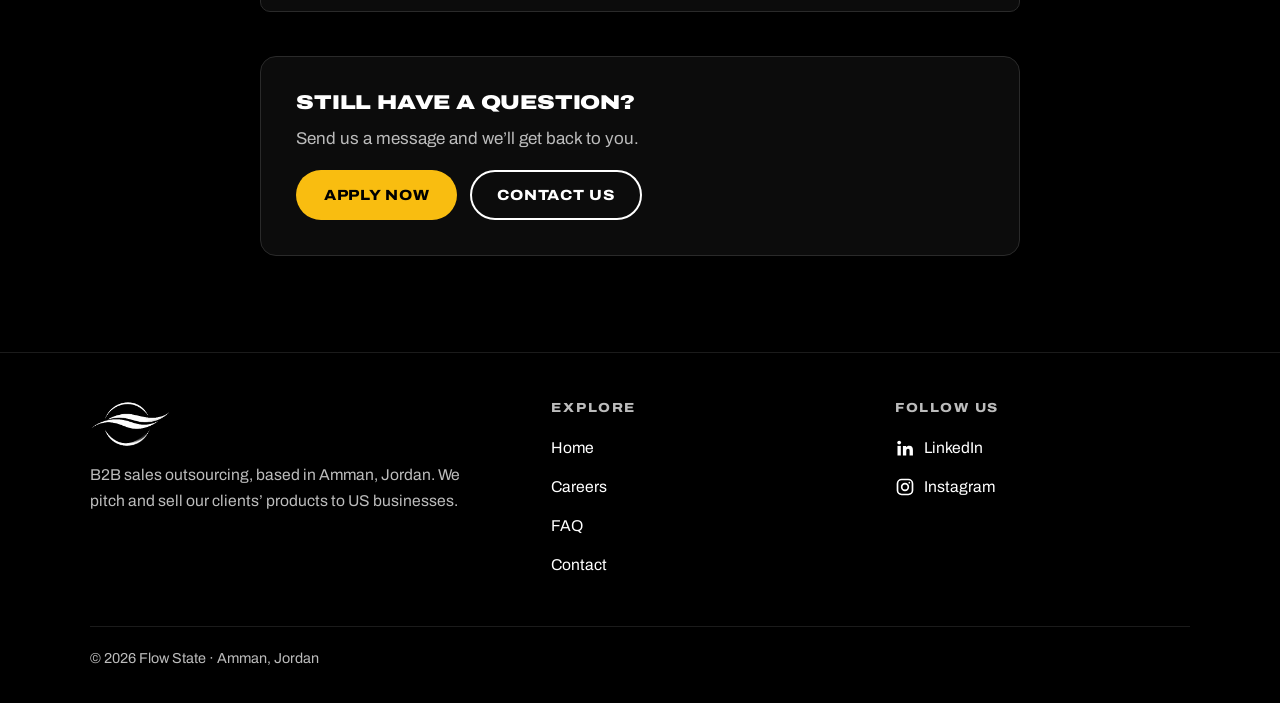
<file: faq.html>
<!DOCTYPE html>
<html lang="en">
<head>
  <meta charset="utf-8">
  <meta name="viewport" content="width=device-width, initial-scale=1">

  <!-- PAGE TITLE + DESCRIPTION (shown in Google results and browser tabs) -->
  <title>FAQ — Working at Flow State as a Remote Sales Rep</title>
  <meta name="description" content="Answers to common questions about the Remote Sales Rep role at Flow State: remote work, working hours, pay, experience, the voice recording and what happens after you apply.">
  <meta name="theme-color" content="#000000">

  <!-- LINK PREVIEW (optional: replace YOUR-SITE-ADDRESS after the site is live — see README) -->
  <meta property="og:type" content="website">
  <meta property="og:site_name" content="Flow State">
  <meta property="og:title" content="FAQ — Remote Sales Rep at Flow State">
  <meta property="og:description" content="Remote work, hours, pay, experience and how to apply — your questions answered.">
  <meta property="og:image" content="https://YOUR-SITE-ADDRESS/assets/img/og-image.jpg">
  <meta name="twitter:card" content="summary_large_image">

  <!-- ICONS -->
  <link rel="icon" type="image/png" href="assets/img/favicon.png">
  <link rel="apple-touch-icon" href="assets/img/apple-touch-icon.png">

  <!-- FONT (free, from Google Fonts) + STYLES -->
  <link rel="preconnect" href="https://fonts.googleapis.com">
  <link rel="preconnect" href="https://fonts.gstatic.com" crossorigin>
  <link href="https://fonts.googleapis.com/css2?family=Archivo:wdth,wght@62..125,100..900&display=swap" rel="stylesheet">
  <link rel="stylesheet" href="assets/css/styles.css">
  <script>
    document.documentElement.classList.add('js');
    /* Older browsers cannot animate between pages by themselves: mark them so the stylesheet fades the page in instead */
    if (!('CSSViewTransitionRule' in window)) { document.documentElement.classList.add('no-vt'); }
  </script>
</head>
<body>
  <a class="skip-link" href="#main">Skip to main content</a>

  <!-- ======================================================================
       HEADER — this block is the same on every page.
       If you change it here, make the same change in the other .html files.
       ====================================================================== -->
  <header class="site-header">
    <div class="container header-inner">
      <!-- LOGO: to use your own file, replace assets/img/logo-mark.png (keep the same name) -->
      <a class="brand" href="index.html">
        <img src="assets/img/logo-mark.png" alt="" width="279" height="160">
        <span class="brand-name">Flow State</span>
      </a>

      <nav id="site-nav" class="site-nav" aria-label="Main menu">
        <ul>
          <li><a href="index.html">Home</a></li>
          <li><a href="careers.html">Careers</a></li>
          <li><a href="faq.html" aria-current="page">FAQ</a></li>
          <li><a href="contact.html">Contact</a></li>
        </ul>
      </nav>

      <div class="header-actions">
        <a class="btn btn-primary btn-small" href="job-remote-sales-rep.html#apply"><span>Apply<span class="hide-narrow"> Now</span></span></a>
        <button class="nav-toggle" type="button" aria-expanded="false" aria-controls="site-nav">
          <span class="nav-toggle-bars" aria-hidden="true"></span>
          <span class="visually-hidden">Menu</span>
        </button>
      </div>
    </div>
  </header>

  <main id="main">

    <!-- ====================== PAGE TITLE ====================== -->
    <section class="page-hero bg-grid">
      <div class="container">
        <p class="eyebrow">FAQ</p>
        <h1>Questions &amp; answers</h1>
        <p class="lead">Everything candidates usually ask about the Remote Sales Rep role. Tap a question to see the answer.</p>
      </div>
    </section>

    <!-- ======================================================================
         HOW TO EDIT THE FAQ
         Each question is one block that looks like this:

           <details class="faq-item">
             <summary>The question?</summary>
             <div class="faq-answer">
               <p>The answer.</p>
             </div>
           </details>

         - To change a question or answer: edit the text.
         - To add a question: copy a whole block (from <details ...> to </details>)
           and paste it where you want it.
         - To remove a question: delete its whole block.
         - The answers below were confirmed in November 2026. If a job detail
           changes (hours, pay, location...), update it here AND in the job
           description in job-remote-sales-rep.html (and that job's box in
           careers.html) so the pages keep saying the same thing.
         ====================================================================== -->
    <section class="section" style="padding-top: 1rem;">
      <div class="container container-narrow">

        <!-- ---------------- GROUP 1 ---------------- -->
        <div class="faq-group">
          <h2>The role</h2>

          <details class="faq-item">
            <summary>Is the job fully remote?</summary>
            <div class="faq-answer">
              <p>Yes. This is a fully remote role — you work from home and don’t need to travel to an office.</p>
            </div>
          </details>

          <details class="faq-item">
            <summary>What will I do day to day?</summary>
            <div class="faq-answer">
              <p>You’ll call US businesses, introduce our clients’ products, answer questions and help interested businesses move toward a sale. All our pitching is done by phone. You’ll work with a team lead and have weekly and monthly targets to hit.</p>
            </div>
          </details>

          <details class="faq-item">
            <summary>What will I be selling?</summary>
            <div class="faq-answer">
              <p>We’ll tell you all about the product in your first interview. If you’re accepted, we then hold a second meeting where we go through the product and your training in detail.</p>
            </div>
          </details>

          <details class="faq-item">
            <summary>Do I need sales experience?</summary>
            <div class="faq-answer">
              <p>Not necessarily. Experience in sales, customer service or a call centre helps, but what matters most is strong English, a positive attitude and the motivation to learn.</p>
            </div>
          </details>

          <details class="faq-item">
            <summary>How good does my English need to be?</summary>
            <div class="faq-answer">
              <p>You’ll speak with US businesses every day, so you need to be comfortable holding a professional conversation in English. That’s why we ask for a short voice recording — it lets us hear how you naturally speak. It doesn’t have to be perfect; we’re listening for clear, confident English.</p>
            </div>
          </details>

          <details class="faq-item">
            <summary>Is training provided?</summary>
            <div class="faq-answer">
              <p>Yes. New team members are trained on the product they’ll be selling and on our sales process before they start speaking to customers.</p>
            </div>
          </details>
        </div>

        <!-- ---------------- GROUP 2 ---------------- -->
        <div class="faq-group">
          <h2>Hours, pay and equipment</h2>

          <details class="faq-item">
            <summary>What hours will I work?</summary>
            <div class="faq-answer">
              <p>There are no fixed working hours. The role is remote and paid on commission and bonuses, so you can work whenever suits you, as long as you hit your weekly and monthly targets.</p>
              <p>Bear in mind that you’ll be calling US businesses, so your calls need to reach them during their business day.</p>
            </div>
          </details>

          <details class="faq-item">
            <summary>How is pay structured?</summary>
            <div class="faq-answer">
              <p>Pay is commission only: you earn a commission on the sales you make, and there is no fixed base salary. On top of your commission, we pay weekly and monthly bonuses. Top performers can earn 3,000+ JOD a month.</p>
              <p>We’ll go through the full details with you during the interview.</p>
            </div>
          </details>

          <details class="faq-item">
            <summary>What equipment do I need?</summary>
            <div class="faq-answer">
              <p>A reliable computer or laptop, a stable internet connection, a headset with a microphone and a quiet place to work. You’ll need to provide these yourself.</p>
            </div>
          </details>

          <details class="faq-item">
            <summary>Do I need to live in Jordan?</summary>
            <div class="faq-answer">
              <p>No. We’re based in Amman, but this is a remote job, so anyone can apply.</p>
            </div>
          </details>
        </div>

        <!-- ---------------- GROUP 3 ---------------- -->
        <div class="faq-group">
          <h2>Applying</h2>

          <details class="faq-item">
            <summary>How do I apply?</summary>
            <div class="faq-answer">
              <p>Fill in the <a href="job-remote-sales-rep.html#apply">application form</a>. You’ll need your CV (PDF or Word) and a short voice recording of you reading a paragraph in English. It takes about five minutes.</p>
            </div>
          </details>

          <details class="faq-item">
            <summary>How does the voice recording work?</summary>
            <div class="faq-answer">
              <p>The application form shows a short paragraph. Read it out loud and record yourself directly in your browser — you can listen back and record again as many times as you like. If you prefer, you can upload an audio file instead (MP3, M4A, WAV or WebM).</p>
              <p>Tip: find a quiet room, hold your phone or microphone close, and speak at your natural pace.</p>
            </div>
          </details>

          <details class="faq-item">
            <summary>The recorder isn’t working. What can I do?</summary>
            <div class="faq-answer">
              <p>First, make sure you choose “Allow” when your browser asks to use the microphone. If you opened this site inside an app such as Instagram or LinkedIn, open it in Chrome or Safari instead.</p>
              <p>You can also record yourself with your phone’s voice recorder app and choose “Upload a file” on the form. Still stuck? Email <a href="mailto:austin@velarya.com">austin@velarya.com</a>.</p>
            </div>
          </details>

          <details class="faq-item">
            <summary>What happens after I apply?</summary>
            <div class="faq-answer">
              <p>Our team reviews your application and listens to your recording. If your profile is a good match, we’ll contact you by email or phone to arrange an interview. We aim to get back to shortlisted candidates within 5 working days.</p>
              <p>In the interview we’ll tell you about the product you’d be selling. If you’re accepted, a second meeting covers the product and your training in detail.</p>
            </div>
          </details>

          <details class="faq-item">
            <summary>What do you do with my information?</summary>
            <div class="faq-answer">
              <p>We use your details, CV and voice recording only to review your application. If you’d like us to delete your information, email <a href="mailto:austin@velarya.com">austin@velarya.com</a>.</p>
            </div>
          </details>
        </div>

        <!-- Still have a question? -->
        <div class="panel">
          <h2 style="font-size: 1.25rem;">Still have a question?</h2>
          <p class="muted">Send us a message and we’ll get back to you.</p>
          <div class="btn-row">
            <a class="btn btn-primary" href="job-remote-sales-rep.html#apply">Apply Now</a>
            <a class="btn btn-ghost" href="contact.html">Contact us</a>
          </div>
        </div>

      </div>
    </section>

  </main>

  <!-- ======================================================================
       FOOTER — this block is the same on every page.
       If you change a link here, change it in the other .html files too.
       ====================================================================== -->
  <footer class="site-footer">
    <div class="container">
      <div class="footer-grid">
        <div class="footer-brand">
          <img src="assets/img/logo-mark.png" alt="Flow State" width="279" height="160" loading="lazy">
          <p>B2B sales outsourcing, based in Amman, Jordan. We pitch and sell our clients’ products to US businesses.</p>
        </div>

        <nav aria-label="Footer menu">
          <h2>Explore</h2>
          <ul class="footer-links">
            <li><a href="index.html">Home</a></li>
            <li><a href="careers.html">Careers</a></li>
            <li><a href="faq.html">FAQ</a></li>
            <li><a href="contact.html">Contact</a></li>
          </ul>
        </nav>

        <div>
          <h2>Follow us</h2>
          <ul class="footer-links">
            <!-- SOCIAL LINKS: change the addresses inside href="..." -->
            <li>
              <a href="https://www.linkedin.com/company/flow-stateos" target="_blank" rel="noopener noreferrer">
                <svg viewBox="0 0 24 24" fill="currentColor" aria-hidden="true" focusable="false"><circle cx="5" cy="5.5" r="2.25"/><path d="M3 9.5h4V21H3z"/><path d="M9.5 9.5h3.8v1.7c.7-1.2 2.1-2 3.9-2 3.3 0 4.3 2.1 4.3 5.3V21h-4v-5.6c0-1.6-.5-2.6-1.9-2.6-1.5 0-2.1 1.1-2.1 2.7V21h-4z"/></svg>
                LinkedIn<span class="visually-hidden"> (opens in a new tab)</span>
              </a>
            </li>
            <li>
              <a href="https://www.instagram.com/flowstate.jo/" target="_blank" rel="noopener noreferrer">
                <svg viewBox="0 0 24 24" fill="none" stroke="currentColor" stroke-width="2" aria-hidden="true" focusable="false"><rect x="3" y="3" width="18" height="18" rx="5"/><circle cx="12" cy="12" r="4"/><circle cx="17.2" cy="6.8" r="1" fill="currentColor" stroke="none"/></svg>
                Instagram<span class="visually-hidden"> (opens in a new tab)</span>
              </a>
            </li>
          </ul>
        </div>
      </div>

      <div class="footer-bottom">
        <p>© <span data-year>2026</span> Flow State · Amman, Jordan</p>
      </div>
    </div>
  </footer>

  <script src="assets/js/main.js" defer></script>
</body>
</html>
</file>
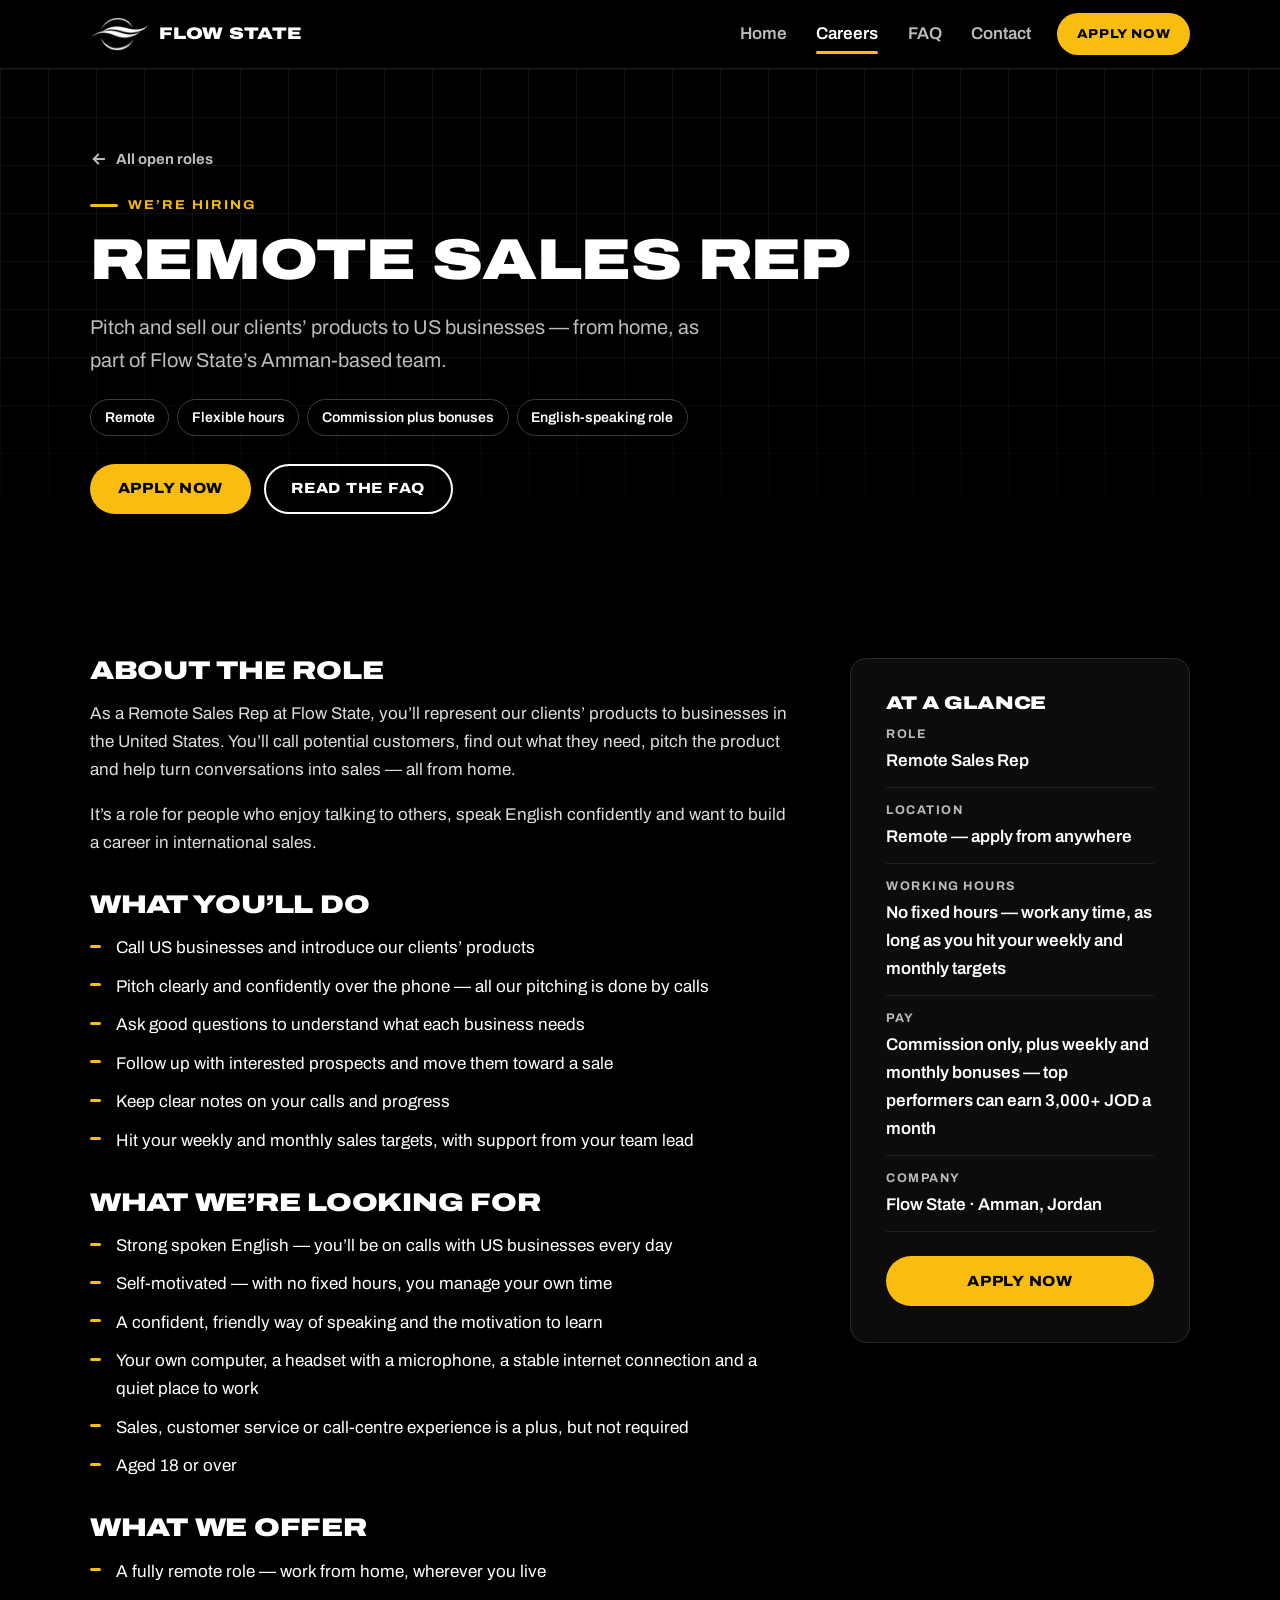
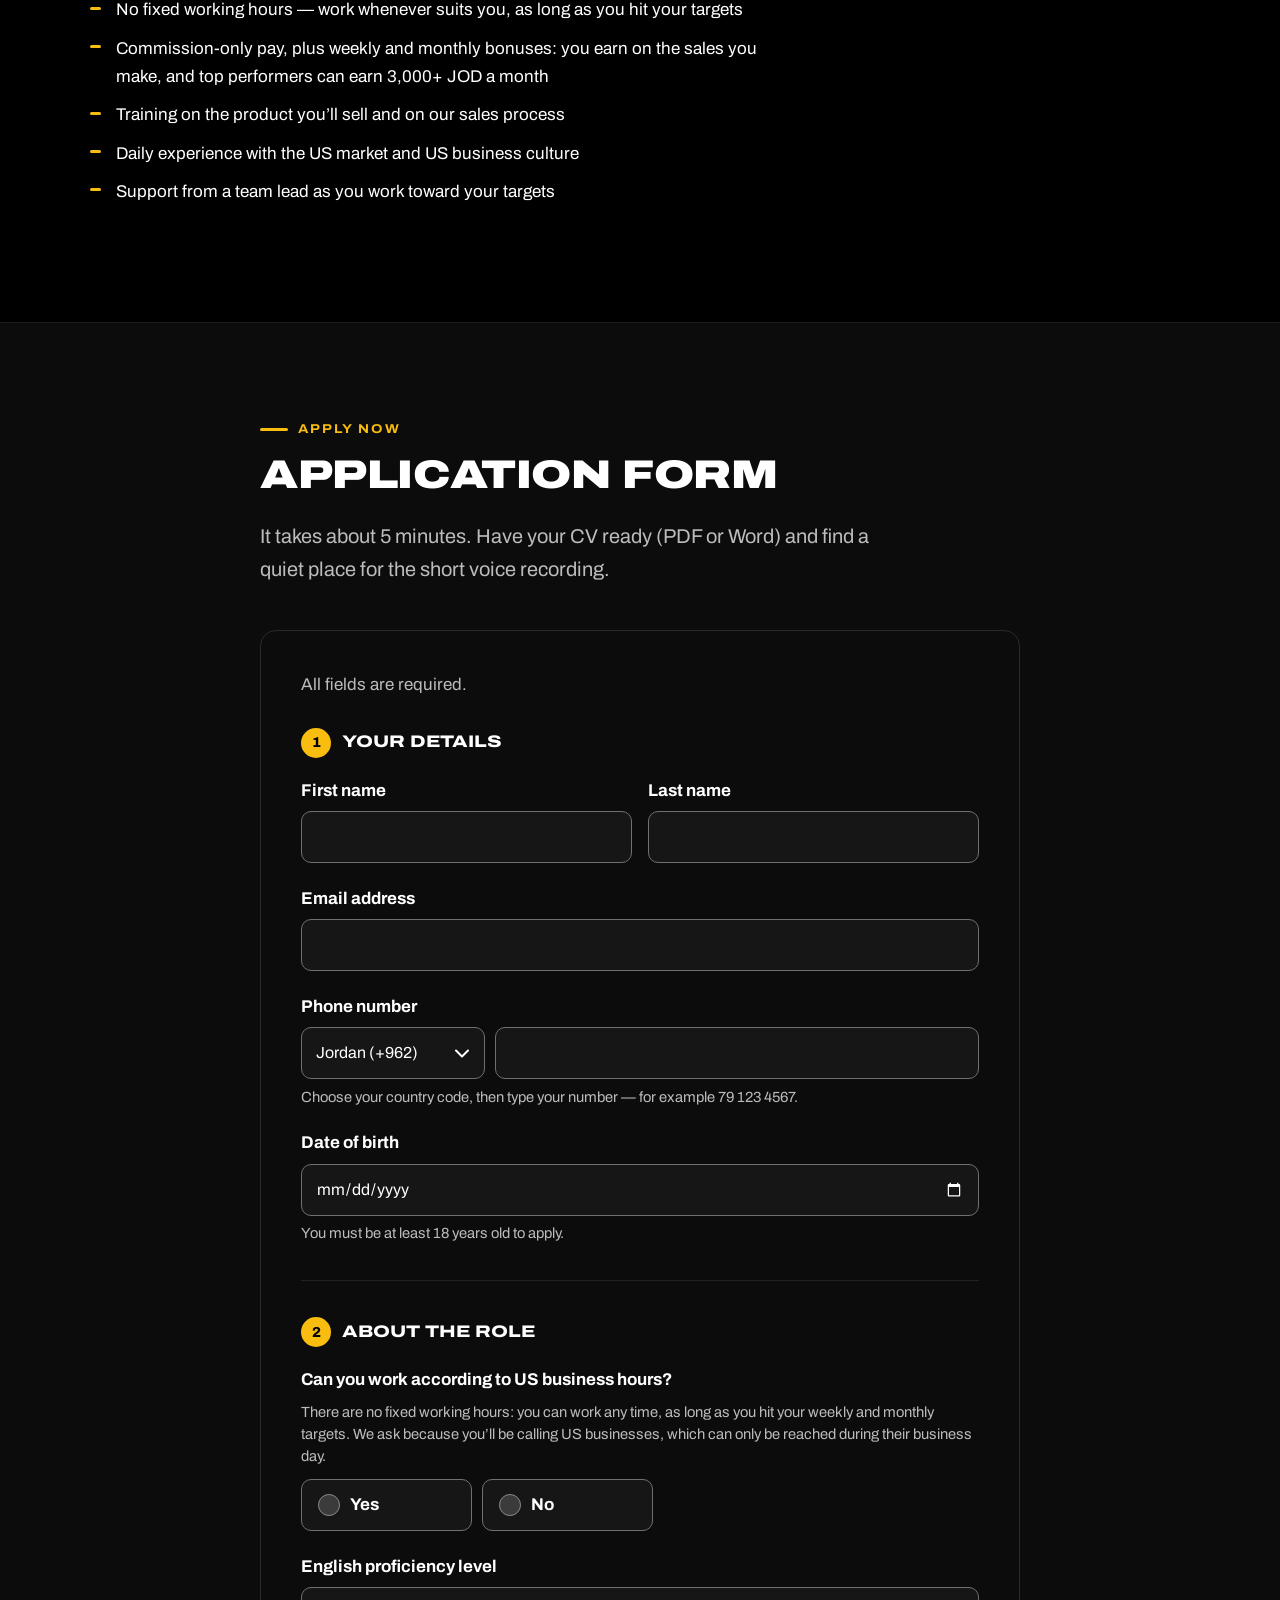
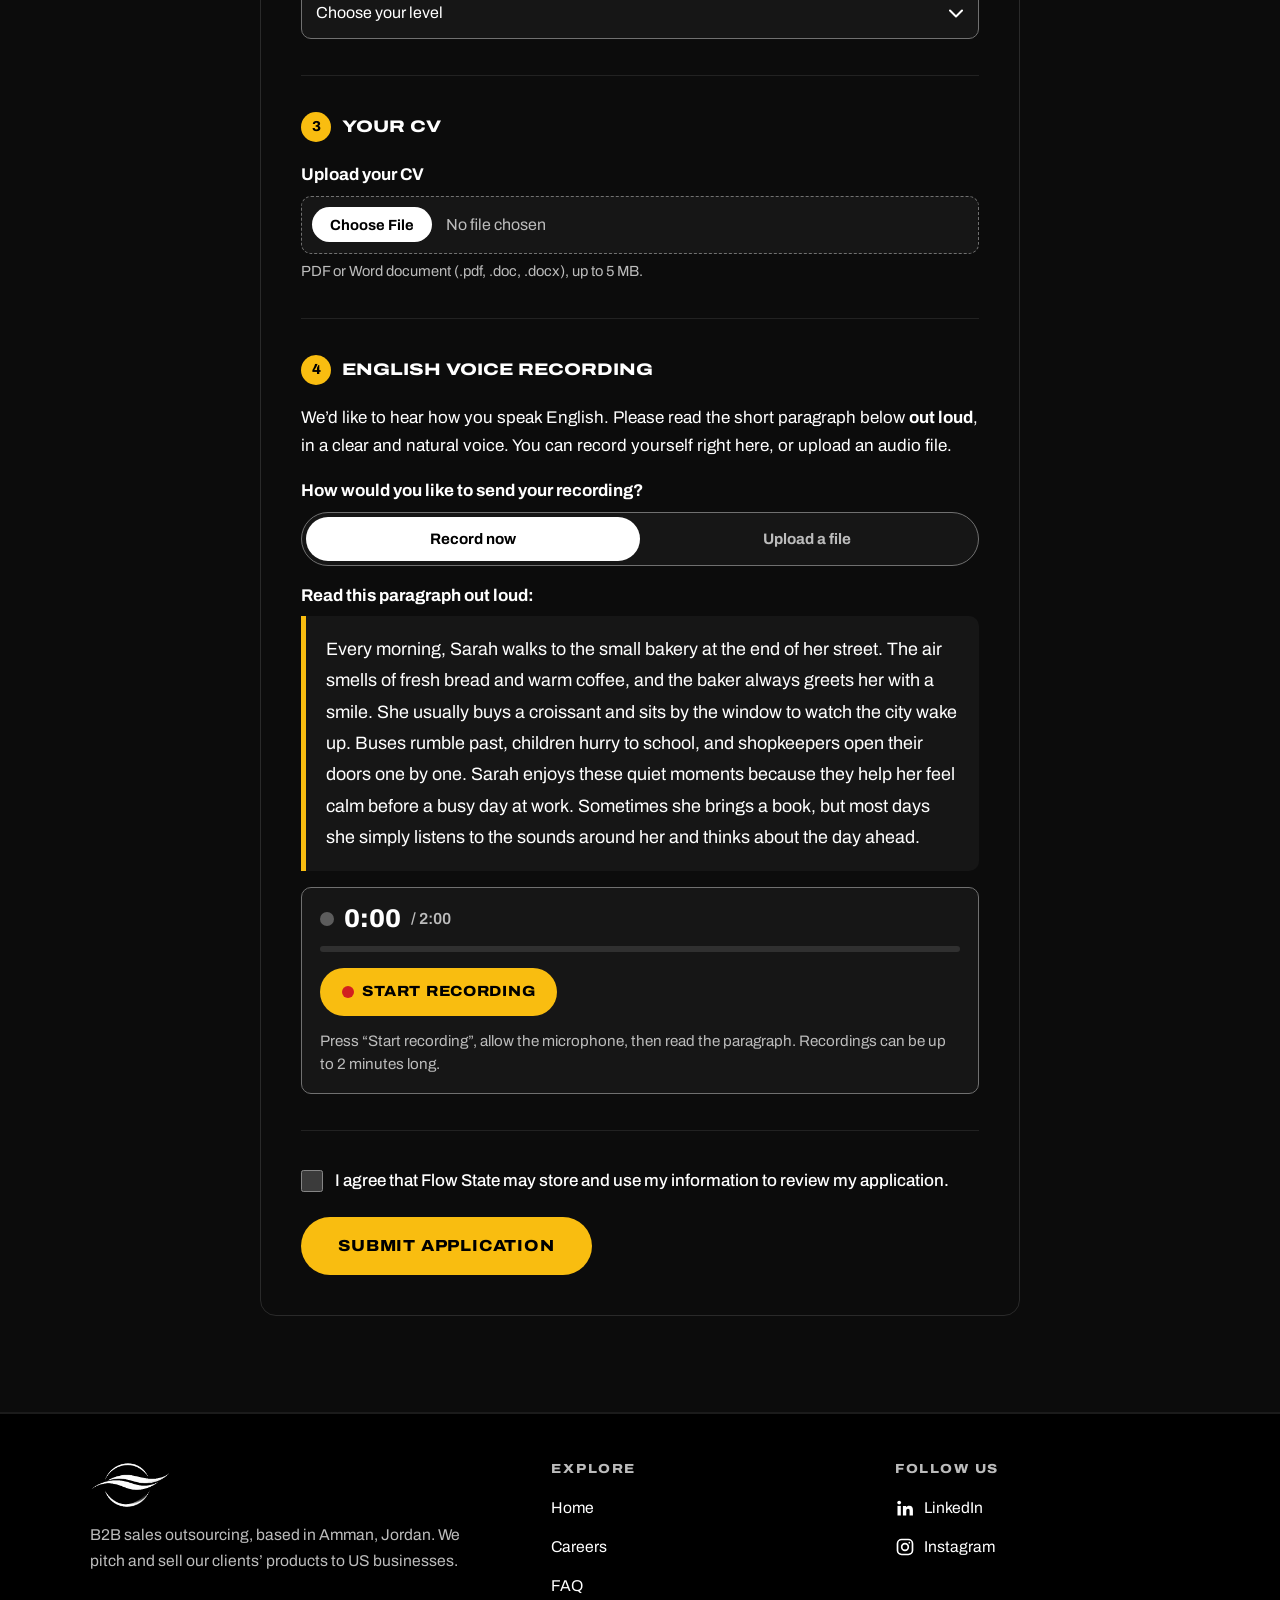
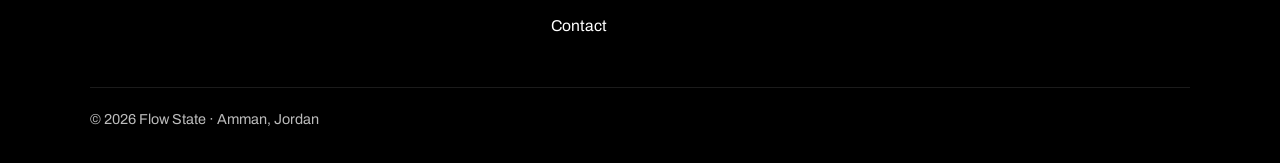
<file: job-remote-sales-rep.html>
<!DOCTYPE html>
<html lang="en">
<head>
  <meta charset="utf-8">
  <meta name="viewport" content="width=device-width, initial-scale=1">

  <!-- ======================================================================
       JOB PAGE: Remote Sales Rep  (job description + application form)
       Visitors reach this page from the list of open roles in careers.html.
       To add another job, copy this file — see README.md, "Jobs".
       ====================================================================== -->

  <!-- PAGE TITLE + DESCRIPTION (shown in Google results and browser tabs) -->
  <title>Remote Sales Rep — Apply Now | Flow State Careers</title>
  <meta name="description" content="Join Flow State as a Remote Sales Rep. Work from home, sell to US businesses and build a career in international sales. Apply online in about 5 minutes.">
  <meta name="theme-color" content="#000000">

  <!-- LINK PREVIEW (optional: replace YOUR-SITE-ADDRESS after the site is live — see README) -->
  <meta property="og:type" content="website">
  <meta property="og:site_name" content="Flow State">
  <meta property="og:title" content="We’re hiring: Remote Sales Rep — Flow State">
  <meta property="og:description" content="Work from home and sell to US businesses. Apply online in about 5 minutes.">
  <meta property="og:image" content="https://YOUR-SITE-ADDRESS/assets/img/og-image.jpg">
  <meta name="twitter:card" content="summary_large_image">

  <!-- ICONS -->
  <link rel="icon" type="image/png" href="assets/img/favicon.png">
  <link rel="apple-touch-icon" href="assets/img/apple-touch-icon.png">

  <!-- FONT (free, from Google Fonts) + STYLES -->
  <link rel="preconnect" href="https://fonts.googleapis.com">
  <link rel="preconnect" href="https://fonts.gstatic.com" crossorigin>
  <link href="https://fonts.googleapis.com/css2?family=Archivo:wdth,wght@62..125,100..900&display=swap" rel="stylesheet">
  <link rel="stylesheet" href="assets/css/styles.css">
  <script>
    document.documentElement.classList.add('js');
    /* Older browsers cannot animate between pages by themselves: mark them so the stylesheet fades the page in instead */
    if (!('CSSViewTransitionRule' in window)) { document.documentElement.classList.add('no-vt'); }
  </script>
</head>
<body>
  <a class="skip-link" href="#main">Skip to main content</a>

  <!-- ======================================================================
       HEADER — this block is the same on every page.
       If you change it here, make the same change in the other .html files.
       ====================================================================== -->
  <header class="site-header">
    <div class="container header-inner">
      <!-- LOGO: to use your own file, replace assets/img/logo-mark.png (keep the same name) -->
      <a class="brand" href="index.html">
        <img src="assets/img/logo-mark.png" alt="" width="279" height="160">
        <span class="brand-name">Flow State</span>
      </a>

      <nav id="site-nav" class="site-nav" aria-label="Main menu">
        <ul>
          <li><a href="index.html">Home</a></li>
          <li><a href="careers.html" aria-current="true">Careers</a></li>
          <li><a href="faq.html">FAQ</a></li>
          <li><a href="contact.html">Contact</a></li>
        </ul>
      </nav>

      <div class="header-actions">
        <a class="btn btn-primary btn-small" href="job-remote-sales-rep.html#apply"><span>Apply<span class="hide-narrow"> Now</span></span></a>
        <button class="nav-toggle" type="button" aria-expanded="false" aria-controls="site-nav">
          <span class="nav-toggle-bars" aria-hidden="true"></span>
          <span class="visually-hidden">Menu</span>
        </button>
      </div>
    </div>
  </header>

  <main id="main">

    <!-- ====================== PAGE TITLE ====================== -->
    <section class="page-hero bg-grid">
      <div class="container">
        <!-- Link back to the list of open roles -->
        <a class="back-link" href="careers.html">
          <svg viewBox="0 0 24 24" fill="none" stroke="currentColor" stroke-width="2.5" stroke-linecap="round" stroke-linejoin="round" aria-hidden="true" focusable="false"><path d="M19 12H5"/><path d="m11 6-6 6 6 6"/></svg>
          All open roles
        </a>

        <p class="eyebrow">We’re hiring</p>
        <h1>Remote Sales Rep</h1>
        <p class="lead">
          Pitch and sell our clients’ products to US businesses — from home,
          as part of Flow State’s Amman-based team.
        </p>
        <ul class="chips" aria-label="Key facts about the job">
          <li>Remote</li>
          <li>Flexible hours</li>
          <li>Commission plus bonuses</li>
          <li>English-speaking role</li>
        </ul>
        <div class="btn-row" style="margin-top: 1.75rem;">
          <a class="btn btn-primary" href="#apply">Apply Now</a>
          <a class="btn btn-ghost" href="faq.html">Read the FAQ</a>
        </div>
      </div>
    </section>

    <!-- ======================================================================
         JOB DESCRIPTION
         Edit the text freely. These details were confirmed in November 2026:
         fully remote, open to any country, no fixed working hours
         (reps work any time as long as they hit their weekly and monthly
         targets), commission-only pay plus weekly and monthly bonuses,
         calls only.
         If any of them change, update this section, this job's box in
         careers.html AND the matching answers in faq.html, so the pages keep
         saying the same thing.
         ====================================================================== -->
    <section class="section" aria-labelledby="about-role">
      <div class="container job-layout">

        <div class="job-description">
          <h2 id="about-role">About the role</h2>
          <p>
            As a Remote Sales Rep at Flow State, you’ll represent our clients’ products to
            businesses in the United States. You’ll call potential customers, find out
            what they need, pitch the product and help turn conversations into sales — all
            from home.
          </p>
          <p>
            It’s a role for people who enjoy talking to others, speak English confidently and
            want to build a career in international sales.
          </p>

          <h2>What you’ll do</h2>
          <ul class="check-list">
            <li>Call US businesses and introduce our clients’ products</li>
            <li>Pitch clearly and confidently over the phone — all our pitching is done by calls</li>
            <li>Ask good questions to understand what each business needs</li>
            <li>Follow up with interested prospects and move them toward a sale</li>
            <li>Keep clear notes on your calls and progress</li>
            <li>Hit your weekly and monthly sales targets, with support from your team lead</li>
          </ul>

          <h2>What we’re looking for</h2>
          <ul class="check-list">
            <li>Strong spoken English — you’ll be on calls with US businesses every day</li>
            <li>Self-motivated — with no fixed hours, you manage your own time</li>
            <li>A confident, friendly way of speaking and the motivation to learn</li>
            <li>Your own computer, a headset with a microphone, a stable internet connection and a quiet place to work</li>
            <li>Sales, customer service or call-centre experience is a plus, but not required</li>
            <li>Aged 18 or over</li>
          </ul>

          <h2>What we offer</h2>
          <ul class="check-list">
            <li>A fully remote role — work from home, wherever you live</li>
            <li>No fixed working hours — work whenever suits you, as long as you hit your targets</li>
            <li>Commission-only pay, plus weekly and monthly bonuses: you earn on the sales you make, and top performers can earn 3,000+ JOD a month</li>
            <li>Training on the product you’ll sell and on our sales process</li>
            <li>Daily experience with the US market and US business culture</li>
            <li>Support from a team lead as you work toward your targets</li>
          </ul>
        </div>

        <aside class="job-summary panel" aria-labelledby="at-a-glance">
          <h2 id="at-a-glance">At a glance</h2>
          <dl class="facts">
            <div><dt>Role</dt><dd>Remote Sales Rep</dd></div>
            <div><dt>Location</dt><dd>Remote — apply from anywhere</dd></div>
            <div><dt>Working hours</dt><dd>No fixed hours — work any time, as long as you hit your weekly and monthly targets</dd></div>
            <div><dt>Pay</dt><dd>Commission only, plus weekly and monthly bonuses — top performers can earn 3,000+ JOD a month</dd></div>
            <div><dt>Company</dt><dd>Flow State · Amman, Jordan</dd></div>
          </dl>
          <a class="btn btn-primary" href="#apply">Apply Now</a>
        </aside>

      </div>
    </section>

    <!-- ======================================================================
         APPLICATION FORM
         The form is sent to your Google Apps Script (see google-apps-script/README.md).
         You can safely edit the visible wording (labels, hints, the paragraph).
         Please do NOT change anything inside  id="..."  or  name="..."  —
         the scripts use those to find each field.
         ====================================================================== -->
    <section class="section section-alt" id="apply" aria-labelledby="apply-heading">
      <div class="container container-narrow">

        <div class="section-head">
          <p class="eyebrow">Apply now</p>
          <h2 id="apply-heading">Application form</h2>
          <p class="lead">
            It takes about 5 minutes. Have your CV ready (PDF or Word) and find a quiet
            place for the short voice recording.
          </p>
        </div>

        <!-- Shown automatically while the form is not connected to Google Apps Script yet -->
        <div id="form-not-connected" class="notice notice-error" role="alert" hidden></div>

        <noscript>
          <div class="notice notice-error">
            This form needs JavaScript. Please switch JavaScript on in your browser,
            or email your CV to <a href="mailto:austin@velarya.com">austin@velarya.com</a>.
          </div>
        </noscript>

        <form id="application-form" class="form-card" novalidate>

          <p class="muted" style="margin-bottom: 1.75rem;">All fields are required.</p>

          <!-- Spam trap: hidden from real visitors. Robots fill it in and get ignored. Leave as it is. -->
          <div class="hp-field" aria-hidden="true">
            <label for="app-favorite-color">Leave this field empty</label>
            <input type="text" id="app-favorite-color" name="favorite_color" tabindex="-1" autocomplete="off">
          </div>

          <!-- ---------- 1. YOUR DETAILS ---------- -->
          <div class="form-section">
            <h3 class="form-section-title"><span class="num" aria-hidden="true">1</span> Your details</h3>

            <div class="field-row">
              <div class="field">
                <label for="firstName">First name</label>
                <input class="input" type="text" id="firstName" name="firstName" autocomplete="given-name" maxlength="60" required aria-describedby="firstName-error">
                <p class="field-error" id="firstName-error" hidden></p>
              </div>
              <div class="field">
                <label for="lastName">Last name</label>
                <input class="input" type="text" id="lastName" name="lastName" autocomplete="family-name" maxlength="60" required aria-describedby="lastName-error">
                <p class="field-error" id="lastName-error" hidden></p>
              </div>
            </div>

            <div class="field">
              <label for="email">Email address</label>
              <input class="input" type="email" id="email" name="email" autocomplete="email" inputmode="email" autocapitalize="off" spellcheck="false" maxlength="120" required aria-describedby="email-error">
              <p class="field-error" id="email-error" hidden></p>
            </div>

            <div class="field">
              <span class="label" id="phone-label">Phone number</span>
              <div class="phone-row" role="group" aria-labelledby="phone-label">
                <div>
                  <label class="visually-hidden" for="phoneCountry">Country code</label>
                  <!-- The full country list is added automatically (assets/js/country-codes.js) -->
                  <select class="input" id="phoneCountry" name="phoneCountry" autocomplete="tel-country-code">
                    <option value="JO" data-dial="962" selected>Jordan (+962)</option>
                  </select>
                </div>
                <div>
                  <label class="visually-hidden" for="phoneNumber">Phone number without the country code</label>
                  <input class="input" type="tel" id="phoneNumber" name="phoneNumber" autocomplete="tel-national" inputmode="tel" maxlength="24" required aria-describedby="phoneNumber-hint phoneNumber-error">
                </div>
              </div>
              <p class="hint" id="phoneNumber-hint">Choose your country code, then type your number — for example 79 123 4567.</p>
              <p class="field-error" id="phoneNumber-error" hidden></p>
            </div>

            <div class="field">
              <label for="dateOfBirth">Date of birth</label>
              <input class="input" type="date" id="dateOfBirth" name="dateOfBirth" autocomplete="bday" required aria-describedby="dateOfBirth-hint dateOfBirth-error">
              <!-- This hint is filled in automatically from MIN_AGE in assets/js/config.js -->
              <p class="hint" id="dateOfBirth-hint"></p>
              <p class="field-error" id="dateOfBirth-error" hidden></p>
            </div>
          </div>

          <!-- ---------- 2. ABOUT THE ROLE ---------- -->
          <div class="form-section">
            <h3 class="form-section-title"><span class="num" aria-hidden="true">2</span> About the role</h3>

            <fieldset class="field" aria-describedby="usHours-hint usHours-error">
              <legend>Can you work according to US business hours?</legend>
              <p class="hint" id="usHours-hint">
                There are no fixed working hours: you can work any time, as long as you hit your
                weekly and monthly targets. We ask because you’ll be calling US businesses, which
                can only be reached during their business day.
              </p>
              <div class="choice-row">
                <label class="choice"><input type="radio" id="usHours-yes" name="usHours" value="Yes" required> <span>Yes</span></label>
                <label class="choice"><input type="radio" id="usHours-no" name="usHours" value="No"> <span>No</span></label>
              </div>
              <p class="field-error" id="usHours-error" hidden></p>
            </fieldset>

            <div class="field">
              <label for="englishLevel">English proficiency level</label>
              <select class="input" id="englishLevel" name="englishLevel" required aria-describedby="englishLevel-error">
                <option value="" selected disabled>Choose your level</option>
                <option value="Basic">Basic</option>
                <option value="Intermediate">Intermediate</option>
                <option value="Upper-Intermediate">Upper-Intermediate</option>
                <option value="Advanced">Advanced</option>
                <option value="Fluent/Native">Fluent / Native</option>
              </select>
              <p class="field-error" id="englishLevel-error" hidden></p>
            </div>
          </div>

          <!-- ---------- 3. YOUR CV ---------- -->
          <div class="form-section">
            <h3 class="form-section-title"><span class="num" aria-hidden="true">3</span> Your CV</h3>

            <div class="field">
              <label for="cvFile">Upload your CV</label>
              <input class="input-file" type="file" id="cvFile" name="cvFile"
                     accept=".pdf,.doc,.docx,application/pdf,application/msword,application/vnd.openxmlformats-officedocument.wordprocessingml.document"
                     required aria-describedby="cvFile-hint cvFile-error">
              <p class="hint" id="cvFile-hint">PDF or Word document (.pdf, .doc, .docx), up to <span data-config="MAX_CV_MB">5</span> MB.</p>
              <p class="field-error" id="cvFile-error" hidden></p>
            </div>
          </div>

          <!-- ---------- 4. ENGLISH VOICE RECORDING ---------- -->
          <div class="form-section">
            <h3 class="form-section-title"><span class="num" aria-hidden="true">4</span> English voice recording</h3>

            <p>
              We’d like to hear how you speak English. Please read the short paragraph below
              <strong>out loud</strong>, in a clear and natural voice. You can record yourself
              right here, or upload an audio file.
            </p>

            <fieldset class="field" aria-describedby="audio-error">
              <legend>How would you like to send your recording?</legend>

              <div class="segmented">
                <label><input type="radio" name="audioMethod" value="record" checked><span>Record now</span></label>
                <label><input type="radio" name="audioMethod" value="upload"><span>Upload a file</span></label>
              </div>

              <!-- THE PARAGRAPH CANDIDATES READ ALOUD — edit the text between <p> and </p> to change it -->
              <p class="label" id="reading-label">Read this paragraph out loud:</p>
              <blockquote class="reading-text" aria-labelledby="reading-label">
                <p>
                  Every morning, Sarah walks to the small bakery at the end of her street. The air
                  smells of fresh bread and warm coffee, and the baker always greets her with a
                  smile. She usually buys a croissant and sits by the window to watch the city wake
                  up. Buses rumble past, children hurry to school, and shopkeepers open their doors
                  one by one. Sarah enjoys these quiet moments because they help her feel calm
                  before a busy day at work. Sometimes she brings a book, but most days she simply
                  listens to the sounds around her and thinks about the day ahead.
                </p>
              </blockquote>

              <!-- Option A: record in the browser.
                   On phones the recorder stays pinned to the bottom of the screen while
                   recording, so the paragraph and the "Stop" button are both in reach. -->
              <div id="audio-record-panel">
                <div class="recorder" id="recorder" data-state="idle">
                  <div class="recorder-display">
                    <span class="recorder-dot" aria-hidden="true"></span>
                    <span class="recorder-time" id="recorder-time" role="timer" aria-label="Time">0:00</span>
                    <span class="recorder-total">/ <span id="recorder-total">2:00</span></span>
                  </div>
                  <div class="recorder-progress" aria-hidden="true">
                    <div class="recorder-progress-bar" id="recorder-bar"></div>
                  </div>
                  <div class="recorder-buttons">
                    <button type="button" class="btn btn-primary" id="recorder-start">
                      <span class="btn-icon btn-icon-record" aria-hidden="true"></span>Start recording
                    </button>
                    <button type="button" class="btn btn-ghost" id="recorder-stop" hidden>
                      <span class="btn-icon btn-icon-stop" aria-hidden="true"></span>Stop
                    </button>
                    <button type="button" class="btn btn-ghost" id="recorder-play" hidden>
                      <span class="btn-icon btn-icon-play" id="recorder-play-icon" aria-hidden="true"></span><span id="recorder-play-label">Play</span>
                    </button>
                    <button type="button" class="btn btn-ghost" id="recorder-redo" hidden>Record again</button>
                  </div>
                  <p class="recorder-status" id="recorder-status" role="status">
                    Press “Start recording”, allow the microphone, then read the paragraph.
                    Recordings can be up to <span data-config="MAX_RECORDING_MINUTES">2</span> minutes long.
                  </p>
                </div>
              </div>

              <!-- Option B: upload an audio file -->
              <div id="audio-upload-panel" hidden>
                <p class="notice" id="recorder-unavailable" hidden>
                  Recording is not available in this browser. Please upload an audio file,
                  or open this page in Chrome or Safari to record.
                </p>
                <label for="audioFile" style="display: block; margin-bottom: 0.4rem; font-weight: 700;">Choose your audio file</label>
                <input class="input-file" type="file" id="audioFile" name="audioFile"
                       accept="audio/*,.mp3,.m4a,.wav,.webm"
                       aria-describedby="audioFile-hint audio-error">
                <p class="hint" id="audioFile-hint">
                  MP3, M4A, WAV or WebM, up to <span data-config="MAX_AUDIO_MB">10</span> MB.
                  Please keep it to about <span data-config="MAX_RECORDING_MINUTES">2</span> minutes.
                </p>
              </div>

              <p class="field-error" id="audio-error" hidden></p>
            </fieldset>
          </div>

          <!-- ---------- CONSENT + SEND ---------- -->
          <div class="field">
            <label class="checkbox">
              <input type="checkbox" id="consent" name="consent" required aria-describedby="consent-error">
              <span>I agree that Flow State may store and use my information to review my application.</span>
            </label>
            <p class="field-error" id="consent-error" hidden></p>
          </div>

          <div class="form-actions">
            <div id="application-status" class="notice" hidden></div>
            <button type="submit" class="btn btn-primary btn-large" id="application-submit">Submit application</button>
          </div>
        </form>

        <!-- Shown after the application has been sent successfully -->
        <div id="application-success" class="success-panel" tabindex="-1" hidden>
          <div class="success-icon" aria-hidden="true">
            <svg viewBox="0 0 24 24" fill="none" stroke="currentColor" stroke-width="3" stroke-linecap="round" stroke-linejoin="round"><path d="m5 12.5 4.5 4.5L19 7.5"/></svg>
          </div>
          <h2>Application received</h2>
          <p>
            Thank you<span id="success-name"></span>! We’ve received your application,
            your CV and your voice recording.
          </p>
          <p>
            Our team will review everything. If your profile is a good match, we’ll contact
            you by email or phone about the next step.
          </p>
          <div class="btn-row" style="justify-content: center; margin-top: 1.5rem;">
            <a class="btn btn-ghost" href="index.html">Back to home</a>
            <a class="btn btn-ghost" href="faq.html">Read the FAQ</a>
          </div>
        </div>

      </div>
    </section>

  </main>

  <!-- ======================================================================
       FOOTER — this block is the same on every page.
       If you change a link here, change it in the other .html files too.
       ====================================================================== -->
  <footer class="site-footer">
    <div class="container">
      <div class="footer-grid">
        <div class="footer-brand">
          <img src="assets/img/logo-mark.png" alt="Flow State" width="279" height="160" loading="lazy">
          <p>B2B sales outsourcing, based in Amman, Jordan. We pitch and sell our clients’ products to US businesses.</p>
        </div>

        <nav aria-label="Footer menu">
          <h2>Explore</h2>
          <ul class="footer-links">
            <li><a href="index.html">Home</a></li>
            <li><a href="careers.html">Careers</a></li>
            <li><a href="faq.html">FAQ</a></li>
            <li><a href="contact.html">Contact</a></li>
          </ul>
        </nav>

        <div>
          <h2>Follow us</h2>
          <ul class="footer-links">
            <!-- SOCIAL LINKS: change the addresses inside href="..." -->
            <li>
              <a href="https://www.linkedin.com/company/flow-stateos" target="_blank" rel="noopener noreferrer">
                <svg viewBox="0 0 24 24" fill="currentColor" aria-hidden="true" focusable="false"><circle cx="5" cy="5.5" r="2.25"/><path d="M3 9.5h4V21H3z"/><path d="M9.5 9.5h3.8v1.7c.7-1.2 2.1-2 3.9-2 3.3 0 4.3 2.1 4.3 5.3V21h-4v-5.6c0-1.6-.5-2.6-1.9-2.6-1.5 0-2.1 1.1-2.1 2.7V21h-4z"/></svg>
                LinkedIn<span class="visually-hidden"> (opens in a new tab)</span>
              </a>
            </li>
            <li>
              <a href="https://www.instagram.com/flowstate.jo/" target="_blank" rel="noopener noreferrer">
                <svg viewBox="0 0 24 24" fill="none" stroke="currentColor" stroke-width="2" aria-hidden="true" focusable="false"><rect x="3" y="3" width="18" height="18" rx="5"/><circle cx="12" cy="12" r="4"/><circle cx="17.2" cy="6.8" r="1" fill="currentColor" stroke="none"/></svg>
                Instagram<span class="visually-hidden"> (opens in a new tab)</span>
              </a>
            </li>
          </ul>
        </div>
      </div>

      <div class="footer-bottom">
        <p>© <span data-year>2026</span> Flow State · Amman, Jordan</p>
      </div>
    </div>
  </footer>

  <!-- Scripts: settings first, then the helpers, then the form itself -->
  <script src="assets/js/config.js" defer></script>
  <script src="assets/js/main.js" defer></script>
  <script src="assets/js/country-codes.js" defer></script>
  <script src="assets/js/form-helpers.js" defer></script>
  <script src="assets/js/voice-recorder.js" defer></script>
  <script src="assets/js/apply.js" defer></script>
</body>
</html>
</file>
<file: assets/css/styles.css>
/* ==========================================================================
   FLOW STATE — STYLESHEET (one file for the whole site)
   ==========================================================================

   HOW TO CHANGE THE COLOURS
   -------------------------
   Every colour on the site comes from the list just below (":root").
   Change a value there and it updates on every page.
   Example: to change the yellow, edit  --color-accent.

   WHAT IS IN THIS FILE
   --------------------
    1. Colours, fonts and sizes (edit these!)
    2. Basics (page, text, links)
    3. Layout helpers
    4. Buttons
    5. Header and menu
    6. Home page hero ("Find your flow")
    7. Sections, cards, steps
    8. Careers (list of open roles, job pages)
    9. FAQ accordion
   10. Forms
   11. Voice recorder
   12. Footer
   13. Small extras ([CONFIRM] highlight, 404 page, reduced motion)
   14. Page transitions (moving between Home, Careers, FAQ and Contact)
   ========================================================================== */


/* ==========================================================================
   1. COLOURS, FONTS AND SIZES  — edit these to re-theme the site
   ========================================================================== */
:root {
  /* Brand colours (taken from the Flow State logo and banner) */
  --color-bg: #000000;             /* page background                         */
  --color-surface: #0c0c0c;        /* cards and panels                        */
  --color-surface-2: #161616;      /* form fields, raised panels              */
  --color-border: #2a2a2a;         /* thin lines around cards                 */
  --color-border-strong: #707070;  /* borders of form fields                  */
  --color-text: #ffffff;           /* main text                               */
  --color-text-muted: #bcbcbc;     /* secondary text                          */
  --color-accent: #f9bd10;         /* Flow State yellow: buttons, highlights  */
  --color-accent-hover: #ffd24d;   /* yellow when the mouse is over a button  */
  --color-on-accent: #000000;      /* text placed on top of the yellow        */
  --color-error: #ff8585;          /* error messages                          */
  --color-success: #5fe08c;        /* success messages                        */
  --color-focus: #ffffff;          /* keyboard focus outline                  */
  --grid-line: rgba(255, 255, 255, 0.055); /* faint grid behind page headers  */

  /* Fonts ("Archivo" is loaded for free from Google Fonts in each page's <head>) */
  --font-display: "Archivo", "Arial Black", "Segoe UI", system-ui, sans-serif;
  --font-body: "Archivo", system-ui, -apple-system, "Segoe UI", Roboto, Arial, sans-serif;

  /* Shapes and sizes */
  --radius: 16px;                  /* roundness of cards                      */
  --radius-small: 10px;            /* roundness of form fields                */
  --page-width: 1140px;            /* maximum width of the page content       */
  --header-height: 68px;

  /* Page transitions: how long the fade between pages takes.
     0.3s is quick and smooth; try 0.5s for slower, 0.2s for snappier. */
  --page-transition-time: 0.3s;
}


/* ==========================================================================
   2. BASICS
   ========================================================================== */
*,
*::before,
*::after {
  box-sizing: border-box;
}

html {
  color-scheme: dark;              /* makes date pickers, dropdowns etc. dark */
  scroll-behavior: smooth;
  scroll-padding-top: calc(var(--header-height) + 20px);
  -webkit-text-size-adjust: 100%;
  text-size-adjust: 100%;
}

body {
  margin: 0;
  min-height: 100vh;
  display: flex;
  flex-direction: column;
  background: var(--color-bg);
  color: var(--color-text);
  font-family: var(--font-body);
  font-size: 1.0625rem;
  line-height: 1.65;
  -webkit-font-smoothing: antialiased;
  overflow-wrap: break-word;
}

main {
  flex: 1;
}

img,
svg {
  max-width: 100%;
}

img {
  height: auto;
}

h1,
h2,
h3 {
  margin: 0 0 0.6em;
  font-family: var(--font-display);
  font-stretch: 125%;              /* the wide, heavy look from the banner    */
  font-weight: 900;
  line-height: 1.05;
  letter-spacing: -0.01em;
  text-transform: uppercase;
  text-wrap: balance;
}

h1 { font-size: clamp(2.1rem, 7.2vw, 3.6rem); }
h2 { font-size: clamp(1.55rem, 4.8vw, 2.5rem); }
h3 { font-size: 1.1rem; line-height: 1.2; letter-spacing: 0; font-weight: 800; }

p {
  margin: 0 0 1em;
}

a {
  color: var(--color-accent);
  text-underline-offset: 0.18em;
}

a:hover {
  color: var(--color-accent-hover);
}

strong {
  font-weight: 700;
}

/* Keyboard focus: always clearly visible */
:focus-visible {
  outline: 3px solid var(--color-focus);
  outline-offset: 3px;
  border-radius: 4px;
}

::selection {
  background: var(--color-accent);
  color: var(--color-on-accent);
}

/* Text that only screen readers should "see" */
.visually-hidden {
  position: absolute !important;
  width: 1px;
  height: 1px;
  margin: -1px;
  padding: 0;
  overflow: hidden;
  clip: rect(0 0 0 0);
  white-space: nowrap;
  border: 0;
}

/* "Skip to content" link for keyboard users (appears when you press Tab) */
.skip-link {
  position: absolute;
  left: 1rem;
  top: -120px;
  z-index: 1000;
  padding: 0.75rem 1.1rem;
  border-radius: 8px;
  background: var(--color-accent);
  color: var(--color-on-accent);
  font-weight: 800;
  text-decoration: none;
}

.skip-link:focus {
  top: 1rem;
  color: var(--color-on-accent);
}


/* ==========================================================================
   3. LAYOUT HELPERS
   ========================================================================== */
.container {
  width: 100%;
  max-width: var(--page-width);
  margin-inline: auto;
  padding-inline: 1.25rem;
}

.container-narrow {
  max-width: 800px;
}

.section {
  padding-block: clamp(3.5rem, 9vw, 6rem);
}

.section-alt {
  background: var(--color-surface);
  border-block: 1px solid #1b1b1b;
}

.section-head {
  max-width: 44rem;
  margin-bottom: clamp(1.75rem, 4vw, 2.75rem);
}

.section-head p:last-child {
  margin-bottom: 0;
}

.lead {
  font-size: clamp(1.1rem, 2.4vw, 1.25rem);
  color: var(--color-text-muted);
  max-width: 40rem;
}

.muted {
  color: var(--color-text-muted);
}

/* Small yellow label above a heading */
.eyebrow {
  display: flex;
  align-items: center;
  gap: 0.6rem;
  margin: 0 0 0.9rem;
  color: var(--color-accent);
  font-family: var(--font-body);
  font-size: 0.8rem;
  font-weight: 700;
  font-stretch: 112%;
  letter-spacing: 0.16em;
  line-height: 1.65;               /* same height whether it is a paragraph or a heading */
  text-transform: uppercase;
}

.eyebrow::before {
  content: "";
  width: 28px;
  height: 3px;
  border-radius: 3px;
  background: currentColor;
}

/* Faint square grid, like the banner background */
.bg-grid {
  position: relative;
  isolation: isolate;
}

.bg-grid::before {
  content: "";
  position: absolute;
  inset: 0;
  z-index: -1;
  background-image:
    linear-gradient(to right, var(--grid-line) 1px, transparent 1px),
    linear-gradient(to bottom, var(--grid-line) 1px, transparent 1px);
  background-size: 48px 48px;
  -webkit-mask-image: linear-gradient(to bottom, #000 55%, transparent);
  mask-image: linear-gradient(to bottom, #000 55%, transparent);
  pointer-events: none;
}

.grid-3,
.grid-2 {
  display: grid;
  gap: 1.1rem;
}

@media (min-width: 640px) {
  .grid-3,
  .grid-2 { grid-template-columns: repeat(2, minmax(0, 1fr)); }
}

@media (min-width: 960px) {
  .grid-3 { grid-template-columns: repeat(3, minmax(0, 1fr)); }
}


/* ==========================================================================
   4. BUTTONS
   ========================================================================== */
.btn {
  display: inline-flex;
  align-items: center;
  justify-content: center;
  gap: 0.55rem;
  min-height: 50px;
  padding: 0.7rem 1.6rem;
  border: 2px solid transparent;
  border-radius: 999px;
  background: transparent;
  color: var(--color-text);
  font-family: var(--font-display);
  font-size: 0.92rem;
  font-weight: 800;
  font-stretch: 112%;
  letter-spacing: 0.05em;
  line-height: 1.1;
  text-align: center;
  text-decoration: none;
  text-transform: uppercase;
  cursor: pointer;
  transition: background-color 0.15s ease, color 0.15s ease, border-color 0.15s ease, transform 0.15s ease;
}

.btn:active {
  transform: translateY(1px);
}

.btn[disabled],
.btn[aria-disabled="true"] {
  opacity: 0.55;
  cursor: not-allowed;
}

/* Yellow button — the main call to action */
.btn-primary {
  background: var(--color-accent);
  color: var(--color-on-accent);
}

.btn-primary:hover {
  background: var(--color-accent-hover);
  color: var(--color-on-accent);
}

/* Outlined white button */
.btn-ghost {
  border-color: var(--color-text);
  color: var(--color-text);
}

.btn-ghost:hover {
  background: var(--color-text);
  color: var(--color-bg);
}

/* Black button (used on the yellow band) */
.btn-dark {
  background: #000000;
  color: #ffffff;
}

.btn-dark:hover {
  background: #262626;
  color: #ffffff;
}

.btn-small {
  min-height: 42px;
  padding: 0.5rem 1.1rem;
  font-size: 0.8rem;
}

.btn-large {
  min-height: 58px;
  padding: 0.9rem 2.2rem;
  font-size: 1rem;
}

.btn-row {
  display: flex;
  flex-wrap: wrap;
  gap: 0.8rem;
}


/* ==========================================================================
   5. HEADER AND MENU
   ========================================================================== */
.site-header {
  position: sticky;
  top: 0;
  z-index: 100;
  background: rgba(0, 0, 0, 0.9);
  -webkit-backdrop-filter: blur(10px);
  backdrop-filter: blur(10px);
  border-bottom: 1px solid #1b1b1b;
}

.header-inner {
  display: flex;
  align-items: center;
  gap: 0.75rem;
  min-height: var(--header-height);
}

/* Logo + company name */
.brand {
  display: inline-flex;
  align-items: center;
  gap: 0.6rem;
  margin-right: auto;
  color: var(--color-text);
  text-decoration: none;
}

.brand:hover {
  color: var(--color-text);
}

.brand img {
  display: block;
  width: auto;
  height: 34px;
}

.brand-name {
  font-family: var(--font-display);
  font-size: 1.05rem;
  font-weight: 900;
  font-stretch: 125%;
  letter-spacing: 0.02em;
  line-height: 1;
  text-transform: uppercase;
  white-space: nowrap;
}

.site-nav ul {
  display: flex;
  align-items: center;
  gap: 0.15rem;
  margin: 0;
  padding: 0;
  list-style: none;
}

.site-nav a {
  display: block;
  padding: 0.55rem 0.85rem;
  border-radius: 999px;
  color: var(--color-text-muted);
  font-weight: 600;
  text-decoration: none;
}

.site-nav a:hover {
  color: var(--color-text);
}

/* The page you are currently on (a job page keeps "Careers" marked) */
.site-nav a[aria-current] {
  color: var(--color-text);
  text-decoration: underline;
  text-decoration-color: var(--color-accent);
  text-decoration-thickness: 3px;
  text-underline-offset: 0.45em;
}

/* On wide screens the yellow line is its own small bar, so it can glide from
   one menu item to the next when the page changes (see section 14). */
@media (min-width: 860px) {
  .site-nav a[aria-current] {
    position: relative;
    text-decoration: none;
  }

  .site-nav a[aria-current]::after {
    content: "";
    position: absolute;
    left: 0.85rem;
    right: 0.85rem;
    bottom: 0.15rem;
    height: 3px;
    border-radius: 3px;
    background: var(--color-accent);
    view-transition-name: nav-indicator;
  }
}

.header-actions {
  display: flex;
  align-items: center;
  gap: 0.5rem;
}

/* Menu button (phones only) */
.nav-toggle {
  display: none;
  align-items: center;
  justify-content: center;
  width: 46px;
  height: 46px;
  padding: 0;
  border: 1.5px solid #4a4a4a;
  border-radius: 12px;
  background: transparent;
  color: var(--color-text);
  cursor: pointer;
}

.nav-toggle-bars,
.nav-toggle-bars::before,
.nav-toggle-bars::after {
  display: block;
  width: 20px;
  height: 2px;
  border-radius: 2px;
  background: currentColor;
  transition: transform 0.2s ease, opacity 0.2s ease;
}

.nav-toggle-bars {
  position: relative;
}

.nav-toggle-bars::before,
.nav-toggle-bars::after {
  content: "";
  position: absolute;
  left: 0;
}

.nav-toggle-bars::before { top: -6px; }
.nav-toggle-bars::after { top: 6px; }

.nav-toggle[aria-expanded="true"] .nav-toggle-bars { background: transparent; }
.nav-toggle[aria-expanded="true"] .nav-toggle-bars::before { transform: translateY(6px) rotate(45deg); }
.nav-toggle[aria-expanded="true"] .nav-toggle-bars::after { transform: translateY(-6px) rotate(-45deg); }

/* Phones and small tablets: the links move into a drop-down menu */
@media (max-width: 859px) {
  .js .nav-toggle {
    display: inline-flex;
  }

  .js .site-nav {
    display: none;
    position: absolute;
    top: 100%;
    left: 0;
    right: 0;
    padding: 0.25rem 1.25rem 1rem;
    background: #000000;
    border-bottom: 1px solid var(--color-border);
  }

  .js .site-nav.is-open {
    display: block;
  }

  .js .site-nav ul {
    flex-direction: column;
    align-items: stretch;
    gap: 0;
  }

  .js .site-nav a {
    padding: 0.95rem 0.25rem;
    border-bottom: 1px solid #1b1b1b;
    border-radius: 0;
    font-size: 1.1rem;
  }

  /* If JavaScript is switched off, simply show the links under the logo */
  html:not(.js) .header-inner {
    flex-wrap: wrap;
    padding-block: 0.5rem;
  }

  html:not(.js) .site-nav {
    order: 3;
    width: 100%;
  }

  html:not(.js) .site-nav ul {
    flex-wrap: wrap;
  }
}

/* Small phones: tighten the header so everything fits on one line.
   The yellow button reads "Apply" instead of "Apply Now". */
@media (max-width: 440px) {
  .brand img { height: 30px; }
  .brand-name { font-size: 0.85rem; }
  .header-actions .btn-small { padding-inline: 0.95rem; font-size: 0.76rem; white-space: nowrap; }
  .hide-narrow { display: none; }
}

@media (max-width: 345px) {
  .brand-name { display: none; }
}


/* ==========================================================================
   6. HOME PAGE HERO  ("Find your flow")
   ========================================================================== */
.hero {
  padding-block: clamp(2.5rem, 7vw, 5.5rem) clamp(2.5rem, 7vw, 5rem);
}

.hero-content {
  max-width: 40rem;
}

.hero-title {
  margin: 0 0 0.35em;
  font-size: clamp(2.7rem, 12.5vw, 5.4rem);
  line-height: 0.95;
  letter-spacing: -0.015em;
}

.hero-title span {
  display: block;
}

.hero-title .accent {
  color: var(--color-accent);
  font-size: 1.42em;
  line-height: 0.92;
}

.hero .lead {
  margin-bottom: 1.75rem;
  color: #d6d6d6;
}

/* Three quick facts under the buttons */
.hero-facts {
  display: grid;
  grid-template-columns: repeat(3, minmax(0, 1fr));
  gap: 0.75rem;
  max-width: 34rem;
  margin: 2.25rem 0 0;
  padding: 1.25rem 0 0;
  border-top: 1px solid #2a2a2a;
  list-style: none;
}

.hero-facts strong {
  display: block;
  font-family: var(--font-display);
  font-size: clamp(0.92rem, 3.6vw, 1.15rem);
  font-weight: 900;
  font-stretch: 118%;
  line-height: 1.2;
  text-transform: uppercase;
}

.hero-facts span {
  display: block;
  margin-top: 0.2rem;
  color: var(--color-text-muted);
  font-size: 0.85rem;
  line-height: 1.35;
}

/* "What we do": under the hero text on phones, beside it on wide screens */
.hero-about {
  margin-top: 2.75rem;
  padding-top: 2.25rem;
  border-top: 1px solid #2a2a2a;
}

.hero-about .lead {
  margin-bottom: 1.25rem;
  font-size: 1.08rem;
}

/* The three numbered boxes (01, 02, 03), one under the other */
.about-cards {
  display: grid;
  gap: 0.75rem;
}

.about-cards .card {
  display: grid;
  grid-template-columns: auto minmax(0, 1fr);
  column-gap: 1rem;
  height: auto;
  padding: 1.1rem 1.25rem;
}

.about-cards .card-number {
  grid-row: 1 / span 2;
  margin: 0.2rem 0 0;
}

.about-cards .card h3 {
  margin-bottom: 0.3rem;
}

.about-cards .card p {
  grid-column: 2;
  font-size: 0.98rem;
  line-height: 1.55;
}

/* Wide screens: "Find your flow" on the left, "What we do" on the right */
@media (min-width: 960px) {
  .hero-layout {
    display: grid;
    grid-template-columns: minmax(0, 1.05fr) minmax(0, 0.95fr);
    gap: clamp(2rem, 4vw, 3.5rem);
    align-items: center;
  }

  .hero-content {
    max-width: none;
  }

  /* On smaller laptops the left half is narrow, so the big words shrink a little to fit */
  .hero-title {
    font-size: min(5.4rem, 7.6vw);
  }

  .hero-about {
    margin-top: 0;
    padding-top: 0;
    border-top: 0;
  }
}

/* "Now hiring": a short summary of the open job.
   It is hidden unless the screen is very wide (see the block after this one). */
.hero-role {
  display: none;
}

.card.role-spotlight {
  display: flex;
  flex: 1;
  flex-direction: column;
  height: auto;
}

.card.role-spotlight h3 {
  margin-bottom: 0;
  font-size: 1.25rem;
}

/* The big yellow figure: "3,000+ JOD" */
.role-spotlight .role-pay {
  margin: 1rem 0;
  padding-bottom: 1rem;
  border-bottom: 1px solid #262626;
}

.role-pay strong {
  display: block;
  color: var(--color-accent);
  font-family: var(--font-display);
  font-size: clamp(1.6rem, 1.7vw, 2.1rem);
  font-weight: 900;
  font-stretch: 125%;
  line-height: 1;
  white-space: nowrap;
}

.role-pay span {
  display: block;
  margin-top: 0.45rem;
}

.role-spotlight .check-list {
  margin-bottom: 1.1rem;
  font-size: 0.98rem;
}

.role-spotlight .btn {
  margin-top: auto;              /* keeps the button at the bottom of the box */
}

.role-spotlight .btn svg {
  flex: 0 0 auto;
  width: 18px;
  height: 18px;
}

/* Very wide screens (big monitors): the rest of the page stays in the middle,
   which used to leave an empty area to the right of "What we do". Here the top
   section keeps its left edge but runs further to the right, and the
   "Now hiring" box appears as a third column in that area. */
@media (min-width: 1600px) {
  .hero-layout {
    width: auto;
    max-width: 1800px;
    margin-left: calc((100% - var(--page-width)) / 2);
    margin-right: 0;
    padding-right: clamp(1.5rem, 2.5vw, 3rem);
    grid-template-columns: minmax(0, 1.05fr) minmax(0, 1.61fr);
  }

  .hero-side {
    display: grid;
    grid-template-columns: minmax(0, 0.95fr) minmax(0, 0.66fr);
    gap: clamp(1.5rem, 2.2vw, 2.5rem);
  }

  .hero-role {
    display: flex;
    flex-direction: column;
  }
}


/* ==========================================================================
   7. SECTIONS, CARDS, STEPS
   ========================================================================== */
.card {
  height: 100%;
  padding: 1.5rem;
  border: 1px solid var(--color-border);
  border-radius: var(--radius);
  background: var(--color-surface);
}

.section-alt .card {
  background: #000000;
}

.card h3 {
  margin-bottom: 0.5rem;
}

.card p {
  margin: 0;
  color: var(--color-text-muted);
}

.card-number {
  display: block;
  margin-bottom: 1.1rem;
  color: var(--color-accent);
  font-family: var(--font-display);
  font-size: 0.95rem;
  font-weight: 900;
  font-stretch: 125%;
  letter-spacing: 0.08em;
}

.card-icon {
  display: grid;
  place-items: center;
  width: 46px;
  height: 46px;
  margin-bottom: 1.1rem;
  border-radius: 12px;
  background: rgba(249, 189, 16, 0.12);
  color: var(--color-accent);
}

.card-icon svg {
  width: 24px;
  height: 24px;
}

/* Numbered steps ("How to apply") */
.steps {
  display: grid;
  gap: 1.1rem;
  margin: 0;
  padding: 0;
  list-style: none;
  counter-reset: step;
}

@media (min-width: 800px) {
  .steps { grid-template-columns: repeat(3, minmax(0, 1fr)); }
}

.steps li {
  position: relative;
  padding: 1.5rem;
  border: 1px solid var(--color-border);
  border-radius: var(--radius);
  background: var(--color-surface);
  counter-increment: step;
}

.section-alt .steps li {
  background: #000000;
}

.steps li::before {
  content: "0" counter(step);
  display: block;
  margin-bottom: 0.9rem;
  color: var(--color-accent);
  font-family: var(--font-display);
  font-size: 2rem;
  font-weight: 900;
  font-stretch: 125%;
  line-height: 1;
}

.steps h3 {
  margin-bottom: 0.5rem;
}

.steps p {
  margin: 0;
  color: var(--color-text-muted);
}

/* Two-column block: text on the left, panel on the right */
.split {
  display: grid;
  gap: 2rem;
  align-items: center;
}

@media (min-width: 900px) {
  .split { grid-template-columns: minmax(0, 1.1fr) minmax(0, 0.9fr); gap: 3.5rem; }
}

.panel {
  padding: clamp(1.4rem, 4vw, 2.2rem);
  border: 1px solid var(--color-border);
  border-radius: var(--radius);
  background: var(--color-surface);
}

.section-alt .panel {
  background: #000000;
}

.panel > :last-child {
  margin-bottom: 0;
}

/* Bullet list with yellow markers */
.check-list {
  margin: 0 0 1.25rem;
  padding: 0;
  list-style: none;
}

.check-list li {
  position: relative;
  margin-bottom: 0.65rem;
  padding-left: 1.6rem;
}

.check-list li::before {
  content: "";
  position: absolute;
  left: 0;
  top: 0.62em;
  width: 0.7rem;
  height: 3px;
  border-radius: 3px;
  background: var(--color-accent);
}

/* Yellow call-to-action band */
.cta-band {
  background: var(--color-accent);
  color: var(--color-on-accent);
}

.cta-band .container {
  display: flex;
  flex-wrap: wrap;
  align-items: center;
  justify-content: space-between;
  gap: 1.5rem;
  padding-block: clamp(2.5rem, 6vw, 3.75rem);
}

.cta-band h2 {
  margin: 0 0 0.3rem;
}

.cta-band p {
  margin: 0;
  max-width: 34rem;
  font-weight: 500;
}

.cta-band :focus-visible {
  outline-color: #000000;
}

/* Header strip at the top of inner pages (Careers, FAQ, Contact) */
.page-hero {
  padding-block: clamp(2.5rem, 7vw, 4.5rem) clamp(2rem, 5vw, 3rem);
}

.page-hero h1 {
  margin-bottom: 0.35em;
}

.page-hero .lead {
  margin-bottom: 0;
}

/* Small rounded labels (e.g. "Remote") */
.chips {
  display: flex;
  flex-wrap: wrap;
  gap: 0.5rem;
  margin: 1.4rem 0 0;
  padding: 0;
  list-style: none;
}

.chips li {
  padding: 0.35rem 0.85rem;
  border: 1px solid #3d3d3d;
  border-radius: 999px;
  background: rgba(0, 0, 0, 0.6);
  font-size: 0.88rem;
  font-weight: 600;
}


/* ==========================================================================
   8. CAREERS  (the list of open roles, and each job's own page)
   ========================================================================== */

/* ---------- The list of open roles (careers.html) ---------- */

/* The "1 open role" line above the list, with a thin line running to the right */
.roles-count {
  display: flex;
  align-items: center;
  gap: 1rem;
  margin: 0 0 1.25rem;
  font-family: var(--font-display);
  font-size: 0.9rem;
  font-weight: 800;
  font-stretch: 118%;
  letter-spacing: 0.12em;
  line-height: 1.3;
  text-transform: uppercase;
}

.roles-count::after {
  content: "";
  flex: 1;
  height: 1px;
  background: var(--color-border);
}

.role-list {
  display: grid;
  gap: 1rem;
  margin: 0;
  padding: 0;
  list-style: none;
  counter-reset: role;             /* numbers the jobs 01, 02, 03… by itself  */
}

/* One job in the list. The whole box is clickable (see .role-link below).
   Phones: everything is stacked. Wide screens: number, text and button sit
   side by side (see the "min-width: 800px" block further down). */
.role-card {
  position: relative;
  display: grid;
  grid-template-columns: auto minmax(0, 1fr);
  grid-template-areas:
    "number  labels"
    "title   title"
    "summary summary"
    "facts   facts"
    "button  button";
  column-gap: 0.85rem;
  padding: clamp(1.25rem, 4vw, 2rem);
  border: 1px solid var(--color-border);
  border-radius: var(--radius);
  background: var(--color-surface);
  counter-increment: role;
  transition: border-color 0.2s ease, background-color 0.2s ease;
}

.role-card:hover {
  border-color: var(--color-accent);
  background: #111111;
}

/* The yellow number: 01, 02, 03… */
.role-card::before {
  content: counter(role, decimal-leading-zero);
  grid-area: number;
  align-self: center;
  color: var(--color-accent);
  font-family: var(--font-display);
  font-size: 0.95rem;
  font-weight: 900;
  font-stretch: 125%;
  letter-spacing: 0.06em;
  line-height: 1;
}

/* Small labels above the job title: "Hiring now / Sales" */
.role-labels {
  grid-area: labels;
  align-self: center;
  display: flex;
  flex-wrap: wrap;
  align-items: center;
  gap: 0.3rem 0.7rem;
  margin: 0;
  color: var(--color-text-muted);
  font-size: 0.78rem;
  font-weight: 700;
  letter-spacing: 0.12em;
  line-height: 1.3;
  text-transform: uppercase;
}

.role-labels span + span::before {
  content: "/";
  margin-right: 0.7rem;
  color: #5c5c5c;
}

/* "Hiring now" with its yellow dot */
.role-status {
  display: inline-flex;
  align-items: center;
  gap: 0.55rem;
  color: var(--color-text);
}

.role-status::before {
  content: "";
  flex: 0 0 auto;
  width: 8px;
  height: 8px;
  border-radius: 50%;
  background: var(--color-accent);
  box-shadow: 0 0 0 4px rgba(249, 189, 16, 0.22);
}

.role-title {
  grid-area: title;
  margin: 0.9rem 0 0.5rem;
  font-size: clamp(1.5rem, 5.4vw, 2.1rem);
}

/* The job title is the link. Its invisible "::after" layer covers the whole
   box, so a click or tap anywhere on the box opens the job. */
.role-link {
  color: var(--color-text);
  text-decoration: none;
}

.role-link:hover {
  color: var(--color-text);
}

.role-link::after {
  content: "";
  position: absolute;
  inset: 0;
  z-index: 1;
  border-radius: var(--radius);
}

.role-summary {
  grid-area: summary;
  max-width: 40rem;
  margin: 0 0 1.1rem;
  color: var(--color-text-muted);
}

.role-card .chips {
  grid-area: facts;
  margin: 0;
}

/* The "View role" button. It is part of the clickable box, not a separate link. */
.role-cta {
  grid-area: button;
  margin-top: 1.5rem;
}

.role-cta svg {
  flex: 0 0 auto;
  width: 18px;
  height: 18px;
  transition: transform 0.2s ease;
}

.role-card:hover .role-cta {
  background: var(--color-accent-hover);
}

.role-card:hover .role-cta svg {
  transform: translateX(4px);
}

/* Keyboard focus: outline the whole box, not just the job title */
@supports selector(:has(a)) {
  .role-link:focus-visible {
    outline: none;
  }

  .role-card:has(.role-link:focus-visible) {
    outline: 3px solid var(--color-focus);
    outline-offset: 3px;
  }
}

@media (min-width: 800px) {
  .role-card {
    grid-template-columns: 3.5rem minmax(0, 1fr) auto;
    grid-template-areas:
      "number labels  button"
      "number title   button"
      "number summary button"
      "number facts   button";
    column-gap: 1.5rem;
  }

  .role-card::before {
    align-self: start;
    font-size: 1.9rem;
  }

  .role-title {
    margin-top: 0.65rem;
  }

  .role-cta {
    align-self: center;
    margin-top: 0;
  }
}

/* ---------- A closed role ----------
   Shown for information only: greyed out, smaller, with no page of its own.
   In careers.html it is a job block with the extra word "is-closed". */
.role-card.is-closed,
.role-card.is-closed:hover {
  padding-block: clamp(1rem, 3vw, 1.35rem);
  border-color: #1f1f1f;
  background: #070707;
}

.role-card.is-closed::before {
  color: #7a7a7a;                  /* grey number instead of yellow */
}

.is-closed .role-status {
  color: var(--color-text-muted);
}

.is-closed .role-status::before {
  border: 2px solid #7a7a7a;       /* an empty grey ring instead of the yellow dot */
  background: transparent;
  box-shadow: none;
}

.is-closed .role-title {
  margin: 0.6rem 0 0.25rem;
  color: #a6a6a6;
  font-size: clamp(1.15rem, 4.2vw, 1.45rem);
}

.is-closed .role-summary {
  margin-bottom: 0;
  color: #9a9a9a;
  font-size: 0.98rem;
}

/* The grey "Closed" tag on the right (wide screens only; on phones the small
   "Closed" label above the job title already says it) */
.role-closed-tag {
  display: none;
}

@media (min-width: 800px) {
  .role-closed-tag {
    grid-area: button;
    align-self: center;
    display: inline-flex;
    align-items: center;
    justify-content: center;
    min-height: 40px;
    padding: 0.4rem 1.3rem;
    border: 1.5px solid #3a3a3a;
    border-radius: 999px;
    color: #9a9a9a;
    font-family: var(--font-display);
    font-size: 0.78rem;
    font-weight: 800;
    font-stretch: 112%;
    letter-spacing: 0.08em;
    line-height: 1.1;
    text-transform: uppercase;
  }
}

/* Dashed box under the last job: an empty place where the next role will go */
.role-empty {
  margin: 1rem 0 0;
  padding: 1.1rem clamp(1.25rem, 4vw, 2rem);
  border: 1.5px dashed #3a3a3a;
  border-radius: var(--radius);
  color: var(--color-text-muted);
}

.roles-help {
  margin: 1.75rem 0 0;
  color: var(--color-text-muted);
}

/* ---------- A job's own page (for example job-remote-sales-rep.html) ---------- */

/* "All open roles" link at the top of a job page */
.back-link {
  display: inline-flex;
  align-items: center;
  gap: 0.5rem;
  min-height: 36px;
  margin-bottom: 1.1rem;
  color: var(--color-text-muted);
  font-size: 0.92rem;
  font-weight: 700;
  text-decoration: none;
}

.back-link:hover {
  color: var(--color-accent);
}

.back-link svg {
  flex: 0 0 auto;
  width: 18px;
  height: 18px;
  transition: transform 0.2s ease;
}

.back-link:hover svg {
  transform: translateX(-3px);
}

.job-layout {
  display: grid;
  gap: 2rem;
}

@media (min-width: 960px) {
  .job-layout {
    grid-template-columns: minmax(0, 1fr) 340px;
    gap: 3.5rem;
    align-items: start;
  }

  .job-summary {
    position: sticky;
    top: calc(var(--header-height) + 24px);
  }
}

.job-description h2 {
  margin-top: 2.2rem;
  font-size: clamp(1.25rem, 3.6vw, 1.6rem);
}

.job-description h2:first-child {
  margin-top: 0;
}

.job-description p {
  color: #dddddd;
}

.job-summary h2 {
  font-size: 1.15rem;
}

/* "At a glance" list */
.facts {
  margin: 0 0 1.5rem;
}

.facts div {
  padding: 0.75rem 0;
  border-bottom: 1px solid #222222;
}

.facts div:first-child {
  padding-top: 0;
}

.facts dt {
  color: var(--color-text-muted);
  font-size: 0.78rem;
  font-weight: 700;
  letter-spacing: 0.12em;
  text-transform: uppercase;
}

.facts dd {
  margin: 0.15rem 0 0;
  font-weight: 600;
}

.job-summary .btn {
  width: 100%;
}


/* ==========================================================================
   9. FAQ ACCORDION
   ========================================================================== */
.faq-group {
  margin-bottom: 2.75rem;
}

.faq-group h2 {
  font-size: clamp(1.2rem, 3.6vw, 1.5rem);
}

.faq-item {
  margin-bottom: 0.7rem;
  border: 1px solid var(--color-border);
  border-radius: var(--radius-small);
  background: var(--color-surface);
  transition: border-color 0.3s ease;
}

.faq-item[open] {
  border-color: #4a4a4a;
}

/* "is-closing" is added by main.js for the moment a question is sliding shut */
.faq-item.is-closing {
  border-color: var(--color-border);
}

.faq-item summary {
  display: flex;
  align-items: center;
  justify-content: space-between;
  gap: 1rem;
  padding: 1.05rem 1.2rem;
  font-size: 1.08rem;
  font-weight: 700;
  line-height: 1.35;
  list-style: none;
  cursor: pointer;
}

.faq-item summary::-webkit-details-marker {
  display: none;
}

.faq-item summary:hover {
  color: var(--color-accent);
}

/* The + / − sign. When a question opens, the sign turns and its upright bar
   shrinks away, so the + becomes a −. */
.faq-item summary::after {
  content: "";
  flex: 0 0 auto;
  width: 14px;
  height: 14px;
  background:
    linear-gradient(var(--color-accent), var(--color-accent)) center / 100% 2.5px no-repeat,
    linear-gradient(var(--color-accent), var(--color-accent)) center / 2.5px 100% no-repeat;
  transition: transform 0.3s ease, background-size 0.3s ease;
}

.faq-item[open]:not(.is-closing) summary::after {
  background-size: 100% 2.5px, 2.5px 0;
  transform: rotate(180deg);
}

.faq-answer {
  padding: 0 1.2rem 1.15rem;
  color: #dddddd;
}

/* Opening a question: the answer fades in and settles into place.
   The box itself glides open and shut — that part is done by assets/js/main.js. */
.faq-item[open] .faq-answer {
  animation: faq-answer-in 0.35s ease both;
}

@keyframes faq-answer-in {
  from {
    opacity: 0;
    transform: translateY(-6px);
  }
}

.faq-answer > :last-child {
  margin-bottom: 0;
}


/* ==========================================================================
   10. FORMS
   ========================================================================== */
.form-card {
  padding: clamp(1.25rem, 4.5vw, 2.5rem);
  border: 1px solid var(--color-border);
  border-radius: var(--radius);
  background: var(--color-surface);
}

.form-section {
  margin: 0 0 2.25rem;
  padding: 0 0 0.9rem;
  border-bottom: 1px solid #222222;
}

.form-section-title {
  display: flex;
  align-items: center;
  gap: 0.7rem;
  margin-bottom: 1.2rem;
  font-size: 1.05rem;
}

/* Yellow numbered circle next to each form section title */
.form-section-title .num {
  display: grid;
  place-items: center;
  flex: 0 0 auto;
  width: 30px;
  height: 30px;
  border-radius: 50%;
  background: var(--color-accent);
  color: var(--color-on-accent);
  font-size: 0.9rem;
  font-stretch: 100%;
}

.field {
  min-width: 0;
  margin: 0 0 1.35rem;
  padding: 0;
  border: 0;
}

.field-row {
  display: grid;
  gap: 0 1rem;
}

@media (min-width: 620px) {
  .field-row { grid-template-columns: repeat(2, minmax(0, 1fr)); }
}

.field > label,
.field > legend,
.field > .label {
  display: block;
  margin-bottom: 0.4rem;
  padding: 0;
  font-weight: 700;
}

.hint {
  margin: 0.4rem 0 0;
  color: var(--color-text-muted);
  font-size: 0.92rem;
  line-height: 1.5;
}

.field > legend + .hint {
  margin: 0 0 0.75rem;
}

.input {
  display: block;
  width: 100%;
  min-height: 52px;
  margin: 0;
  padding: 0.7rem 0.9rem;
  border: 1.5px solid var(--color-border-strong);
  border-radius: var(--radius-small);
  background-color: var(--color-surface-2);
  color: var(--color-text);
  font-family: inherit;
  font-size: 1rem;                 /* 16px or more stops iPhones zooming in  */
  line-height: 1.4;
}

.input:hover {
  border-color: #a0a0a0;
}

.input:focus-visible,
.input-file:focus-visible {
  outline: 3px solid var(--color-accent);
  outline-offset: 2px;
  border-color: var(--color-accent);
  border-radius: var(--radius-small);
}

textarea.input {
  min-height: 160px;
  resize: vertical;
}

select.input {
  padding-right: 2.5rem;
  -webkit-appearance: none;
  appearance: none;
  background-image: url("data:image/svg+xml,%3Csvg xmlns='http://www.w3.org/2000/svg' width='14' height='9' viewBox='0 0 14 9' fill='none' stroke='%23ffffff' stroke-width='2' stroke-linecap='round' stroke-linejoin='round'%3E%3Cpath d='M1 1.5l6 6 6-6'/%3E%3C/svg%3E");
  background-repeat: no-repeat;
  background-position: right 0.95rem center;
  cursor: pointer;
}

/* Date field: keep the text left-aligned on iPhones */
input[type="date"].input {
  -webkit-appearance: none;
  appearance: none;
}

input[type="date"].input::-webkit-date-and-time-value {
  text-align: left;
}

/* Phone number: country code + number side by side */
.phone-row {
  display: grid;
  grid-template-columns: minmax(0, 11.5rem) minmax(0, 1fr);
  gap: 0.6rem;
}

@media (max-width: 430px) {
  .phone-row { grid-template-columns: minmax(0, 9.2rem) minmax(0, 1fr); }
}

/* File upload fields */
.input-file {
  display: block;
  width: 100%;
  padding: 0.65rem;
  border: 1.5px dashed var(--color-border-strong);
  border-radius: var(--radius-small);
  background: var(--color-surface-2);
  color: var(--color-text-muted);
  font-family: inherit;
  font-size: 1rem;
  cursor: pointer;
}

.input-file::file-selector-button {
  margin-right: 0.9rem;
  padding: 0.6rem 1.1rem;
  border: 0;
  border-radius: 999px;
  background: #ffffff;
  color: #000000;
  font-family: inherit;
  font-size: 0.92rem;
  font-weight: 700;
  cursor: pointer;
}

/* Yes / No choices */
.choice-row {
  display: grid;
  grid-template-columns: repeat(2, minmax(0, 1fr));
  gap: 0.6rem;
  max-width: 22rem;
}

.choice {
  display: flex;
  align-items: center;
  gap: 0.65rem;
  min-height: 52px;
  padding: 0.6rem 1rem;
  border: 1.5px solid var(--color-border-strong);
  border-radius: var(--radius-small);
  background: var(--color-surface-2);
  font-weight: 700;
  cursor: pointer;
}

.choice:hover {
  border-color: #a0a0a0;
}

.choice:has(input:checked) {
  border-color: var(--color-accent);
  background: rgba(249, 189, 16, 0.1);
}

.choice input,
.checkbox input {
  flex: 0 0 auto;
  width: 22px;
  height: 22px;
  margin: 0;
  accent-color: var(--color-accent);
  cursor: pointer;
}

/* Consent tick box */
.field > label.checkbox {
  display: flex;
  align-items: flex-start;
  gap: 0.75rem;
  margin-bottom: 0;
  font-weight: 500;
  cursor: pointer;
}

.checkbox input {
  margin-top: 0.2rem;
}

/* Two-way switch: "Record now" / "Upload a file" */
.segmented {
  display: grid;
  grid-template-columns: repeat(2, minmax(0, 1fr));
  gap: 0;
  margin-bottom: 1rem;
  padding: 4px;
  border: 1.5px solid var(--color-border-strong);
  border-radius: 999px;
  background: var(--color-surface-2);
}

.segmented label {
  position: relative;
  margin: 0;
  cursor: pointer;
}

.segmented input {
  position: absolute;
  inset: 0;
  width: 100%;
  height: 100%;
  margin: 0;
  opacity: 0;
  cursor: pointer;
}

.segmented span {
  display: grid;
  place-items: center;
  min-height: 44px;
  padding: 0.4rem 0.6rem;
  border-radius: 999px;
  color: var(--color-text-muted);
  font-size: 0.95rem;
  font-weight: 700;
  text-align: center;
  line-height: 1.2;
}

.segmented input:checked + span {
  background: #ffffff;
  color: #000000;
}

.segmented input:focus-visible + span {
  outline: 3px solid var(--color-accent);
  outline-offset: 2px;
}

.segmented input:disabled + span {
  opacity: 0.45;
  cursor: not-allowed;
}

/* Error state */
.input[aria-invalid="true"],
.input-file[aria-invalid="true"],
.field.has-error .choice,
.field.has-error .recorder {
  border-color: var(--color-error);
}

.field-error {
  display: flex;
  align-items: flex-start;
  gap: 0.45rem;
  margin: 0.45rem 0 0;
  color: var(--color-error);
  font-size: 0.95rem;
  font-weight: 600;
  line-height: 1.4;
}

.field-error::before {
  content: "!";
  display: grid;
  place-items: center;
  flex: 0 0 auto;
  width: 1.15rem;
  height: 1.15rem;
  margin-top: 0.1rem;
  border-radius: 50%;
  background: var(--color-error);
  color: #000000;
  font-size: 0.8rem;
  font-weight: 900;
  line-height: 1;
}

[hidden] {
  display: none !important;
}

/* Message boxes (info, error, success) */
.notice {
  margin: 0 0 1.5rem;
  padding: 0.95rem 1.1rem;
  border: 1px solid #4a4a4a;
  border-left: 5px solid var(--color-accent);
  border-radius: var(--radius-small);
  background: var(--color-surface-2);
  font-size: 0.98rem;
  line-height: 1.5;
}

.notice-error {
  border-color: #6b3434;
  border-left-color: var(--color-error);
}

.notice-success {
  border-color: #2c5a3c;
  border-left-color: var(--color-success);
}

.notice > :last-child {
  margin-bottom: 0;
}

.form-actions {
  display: flex;
  flex-direction: column;
  align-items: flex-start;
  gap: 1rem;
}

.form-actions .notice {
  width: 100%;
  margin: 0;
}

/* Small spinning circle shown while a form is sending */
.spinner {
  display: inline-block;
  width: 1.1em;
  height: 1.1em;
  border: 3px solid rgba(0, 0, 0, 0.25);
  border-top-color: #000000;
  border-radius: 50%;
  animation: spin 0.8s linear infinite;
}

@keyframes spin {
  to { transform: rotate(360deg); }
}

/* "Thank you" panel shown after a form is sent */
.success-panel {
  padding: clamp(1.75rem, 6vw, 3rem);
  border: 1px solid #2c5a3c;
  border-radius: var(--radius);
  background: var(--color-surface);
  text-align: center;
}

.success-panel:focus {
  outline: none;
}

.success-icon {
  display: grid;
  place-items: center;
  width: 68px;
  height: 68px;
  margin: 0 auto 1.25rem;
  border-radius: 50%;
  background: var(--color-accent);
  color: var(--color-on-accent);
}

.success-icon svg {
  width: 34px;
  height: 34px;
}

.success-panel p {
  max-width: 34rem;
  margin-inline: auto;
  color: #dddddd;
}

/* Spam trap: a field real visitors never see (see README) */
.hp-field {
  position: absolute !important;
  left: -9999px !important;
  width: 1px;
  height: 1px;
  overflow: hidden;
}

/* The paragraph candidates read aloud */
.reading-text {
  margin: 0 0 1rem;
  padding: 1.1rem 1.25rem;
  border-left: 5px solid var(--color-accent);
  border-radius: 0 var(--radius-small) var(--radius-small) 0;
  background: var(--color-surface-2);
  font-size: 1.12rem;
  line-height: 1.75;
}

.reading-text p {
  margin: 0;
}

@media (max-width: 520px) {
  .reading-text {
    padding: 0.9rem 1rem;
    font-size: 1.04rem;
    line-height: 1.65;
  }
}


/* ==========================================================================
   11. VOICE RECORDER
   ========================================================================== */
.recorder {
  padding: 1.1rem;
  border: 1.5px solid var(--color-border-strong);
  border-radius: var(--radius-small);
  background: var(--color-surface-2);
}

/* While recording, the recorder stays pinned to the bottom of the screen.
   On a phone this lets candidates scroll up to read the paragraph and still
   see the timer and reach the "Stop" button. */
#audio-record-panel:has(.recorder[data-state="recording"]) {
  position: sticky;
  bottom: 0.75rem;
  z-index: 5;
}

.recorder[data-state="recording"] {
  border-color: #ff4d4d;
  box-shadow: 0 0 0 6px var(--color-surface), 0 -14px 28px 6px rgba(0, 0, 0, 0.8);
}

.recorder-display {
  display: flex;
  align-items: center;
  gap: 0.65rem;
  font-variant-numeric: tabular-nums;
}

.recorder-dot {
  flex: 0 0 auto;
  width: 14px;
  height: 14px;
  border-radius: 50%;
  background: #5c5c5c;
}

.recorder[data-state="recording"] .recorder-dot {
  background: #ff4d4d;
  animation: recorder-pulse 1.1s ease-in-out infinite;
}

.recorder[data-state="recorded"] .recorder-dot {
  background: var(--color-success);
}

@keyframes recorder-pulse {
  0%, 100% { box-shadow: 0 0 0 0 rgba(255, 77, 77, 0.6); }
  50%      { box-shadow: 0 0 0 8px rgba(255, 77, 77, 0); }
}

.recorder-time {
  font-size: 1.6rem;
  font-weight: 800;
  line-height: 1;
}

.recorder-total {
  color: var(--color-text-muted);
  font-size: 1rem;
  font-weight: 600;
}

.recorder-progress {
  height: 6px;
  margin: 0.85rem 0 1rem;
  border-radius: 999px;
  background: #303030;
  overflow: hidden;
}

.recorder-progress-bar {
  width: 0%;
  height: 100%;
  border-radius: 999px;
  background: var(--color-accent);
}

.recorder-buttons {
  display: flex;
  flex-wrap: wrap;
  gap: 0.6rem;
}

.recorder-buttons .btn {
  min-height: 48px;
  padding-inline: 1.25rem;
}

@media (max-width: 430px) {
  .recorder-buttons .btn {
    padding-inline: 1rem;
    font-size: 0.82rem;
  }
}

.btn-icon {
  flex: 0 0 auto;
  width: 12px;
  height: 12px;
  background: currentColor;
}

.btn-icon-record { border-radius: 50%; background: #d21f1f; }
.btn-icon-stop { border-radius: 2px; }
.btn-icon-play {
  width: 0;
  height: 0;
  background: transparent;
  border-style: solid;
  border-width: 7px 0 7px 11px;
  border-color: transparent transparent transparent currentColor;
}
.btn-icon-pause {
  width: 11px;
  height: 13px;
  background: transparent;
  border-style: solid;
  border-width: 0 4px;
  border-color: currentColor;
}

.recorder-status {
  min-height: 1.5em;
  margin: 0.9rem 0 0;
  color: var(--color-text-muted);
  font-size: 0.95rem;
  line-height: 1.5;
}

.recorder-status.is-error {
  color: var(--color-error);
  font-weight: 600;
}


/* ==========================================================================
   12. FOOTER
   ========================================================================== */
.site-footer {
  padding-block: 3rem 2rem;
  border-top: 1px solid #1b1b1b;
  background: #000000;
  font-size: 0.98rem;
}

.footer-grid {
  display: grid;
  gap: 2rem;
}

@media (min-width: 760px) {
  .footer-grid { grid-template-columns: 1.4fr 1fr 1fr; gap: 3rem; }
}

.footer-brand img {
  display: block;
  width: auto;
  height: 46px;
  margin-bottom: 0.9rem;
}

.footer-brand p {
  max-width: 24rem;
  margin: 0;
  color: var(--color-text-muted);
}

.site-footer h2 {
  margin-bottom: 0.9rem;
  font-size: 0.82rem;
  font-stretch: 112%;
  font-weight: 800;
  letter-spacing: 0.14em;
  color: var(--color-text-muted);
}

.footer-links {
  margin: 0;
  padding: 0;
  list-style: none;
}

.footer-links li {
  margin-bottom: 0.2rem;
}

.footer-links a {
  display: inline-flex;
  align-items: center;
  gap: 0.6rem;
  min-height: 36px;
  color: var(--color-text);
  text-decoration: none;
}

.footer-links a:hover {
  color: var(--color-accent);
  text-decoration: underline;
}

.footer-links svg {
  flex: 0 0 auto;
  width: 20px;
  height: 20px;
}

.footer-bottom {
  margin-top: 2.5rem;
  padding-top: 1.25rem;
  border-top: 1px solid #1b1b1b;
  color: var(--color-text-muted);
  font-size: 0.9rem;
}

.footer-bottom p {
  margin: 0;
}


/* ==========================================================================
   13. SMALL EXTRAS
   ========================================================================== */

/* Yellow highlight for text you still need to confirm.
   Search every file for [CONFIRM], fix the sentence, then delete the tag. */
mark.confirm {
  padding: 0.05em 0.4em;
  border-radius: 5px;
  background: var(--color-accent);
  color: var(--color-on-accent);
  font-size: 0.75em;
  font-weight: 800;
  letter-spacing: 0.03em;
  white-space: nowrap;
  vertical-align: 0.08em;
}

mark.confirm:empty {
  display: none;
}

/* Contact page */
.contact-layout {
  display: grid;
  gap: 2rem;
}

@media (min-width: 900px) {
  .contact-layout {
    grid-template-columns: minmax(0, 1.25fr) minmax(0, 0.75fr);
    gap: 3rem;
    align-items: start;
  }
}

.contact-info h2 {
  font-size: 1.15rem;
}

.contact-info .facts dd a {
  word-break: break-word;
}

/* "Page not found" */
.not-found {
  display: grid;
  place-items: center;
  padding-block: clamp(4rem, 14vw, 9rem);
  text-align: center;
}

.not-found .big {
  margin: 0;
  color: var(--color-accent);
  font-family: var(--font-display);
  font-size: clamp(4.5rem, 22vw, 9rem);
  font-weight: 900;
  font-stretch: 125%;
  line-height: 1;
}

/* Respect people who have asked their device for less animation */
@media (prefers-reduced-motion: reduce) {
  html {
    scroll-behavior: auto;
  }

  *,
  *::before,
  *::after {
    animation-duration: 0.01ms !important;
    animation-iteration-count: 1 !important;
    transition-duration: 0.01ms !important;
  }
}


/* ==========================================================================
   14. PAGE TRANSITIONS
   --------------------------------------------------------------------------
   When a visitor moves between Home, Careers, FAQ and Contact:
     - the old page fades out and the new page fades in, sliding up slightly
     - the header stays still
     - on wide screens the yellow line under the menu glides to the new page

   SPEED: change --page-transition-time at the top of this file.
   SWITCH OFF: delete this whole section.

   How it works: modern browsers animate between pages themselves ("view
   transitions"). Older browsers get a simple fade-in instead (the ".no-vt"
   rule at the end). Visitors who have asked their device for less animation
   get neither.
   ========================================================================== */
@media (prefers-reduced-motion: no-preference) {
  @view-transition {
    navigation: auto;
  }
}

/* The header is the same on every page, so it keeps its place */
.site-header {
  view-transition-name: site-header;
}

/* The page content: the old page leaves, then the new page arrives */
::view-transition-old(root) {
  animation: page-leave calc(var(--page-transition-time) * 0.6) ease-in both;
}

::view-transition-new(root) {
  animation: page-enter var(--page-transition-time) ease-out calc(var(--page-transition-time) * 0.3) both;
}

/* The yellow line under the menu glides for the same length of time */
::view-transition-group(nav-indicator) {
  animation-duration: var(--page-transition-time);
  animation-timing-function: ease-in-out;
}

@keyframes page-leave {
  to {
    opacity: 0;
    transform: translateY(-8px);
  }
}

@keyframes page-enter {
  from {
    opacity: 0;
    transform: translateY(14px);
  }
}

/* Older browsers (the "no-vt" label is added by a tiny script in each page's
   <head>): simply fade the new page in. */
.no-vt main {
  animation: page-enter calc(var(--page-transition-time) * 1.3) ease-out both;
}
</file>
